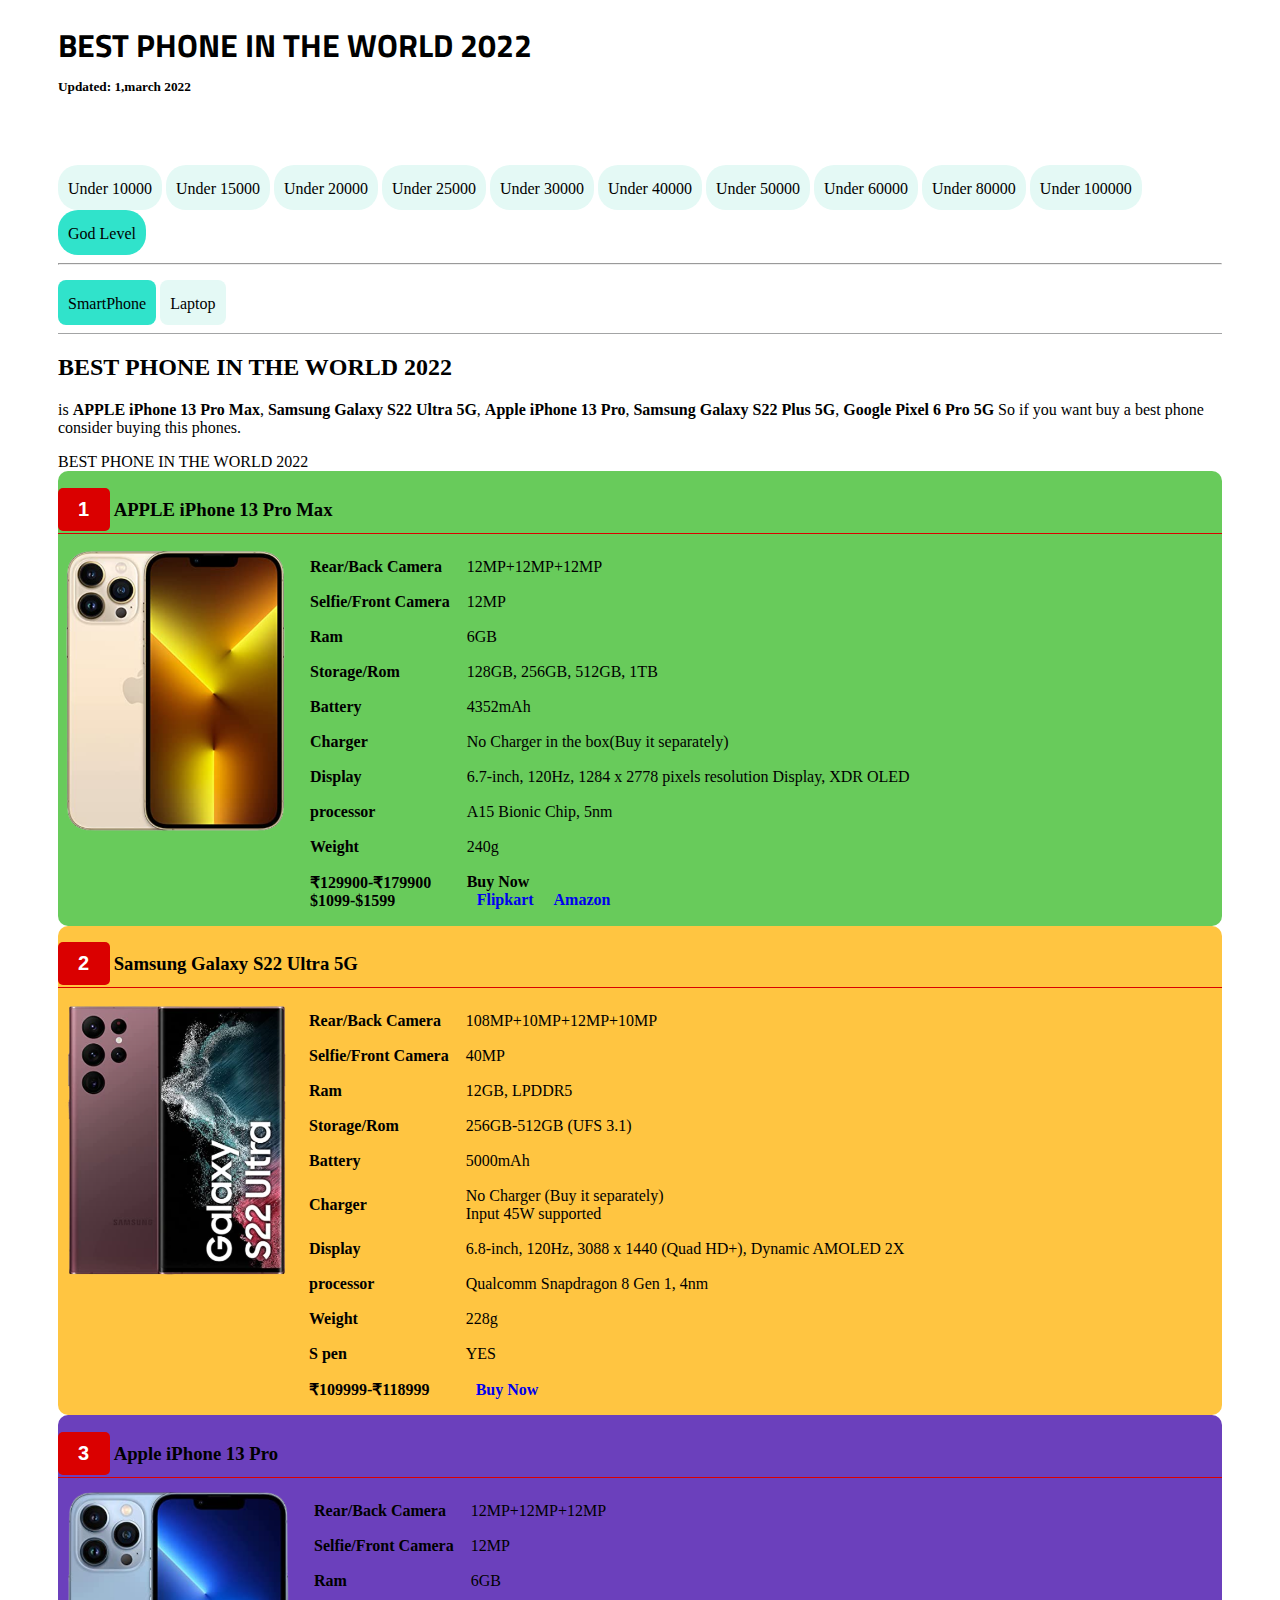
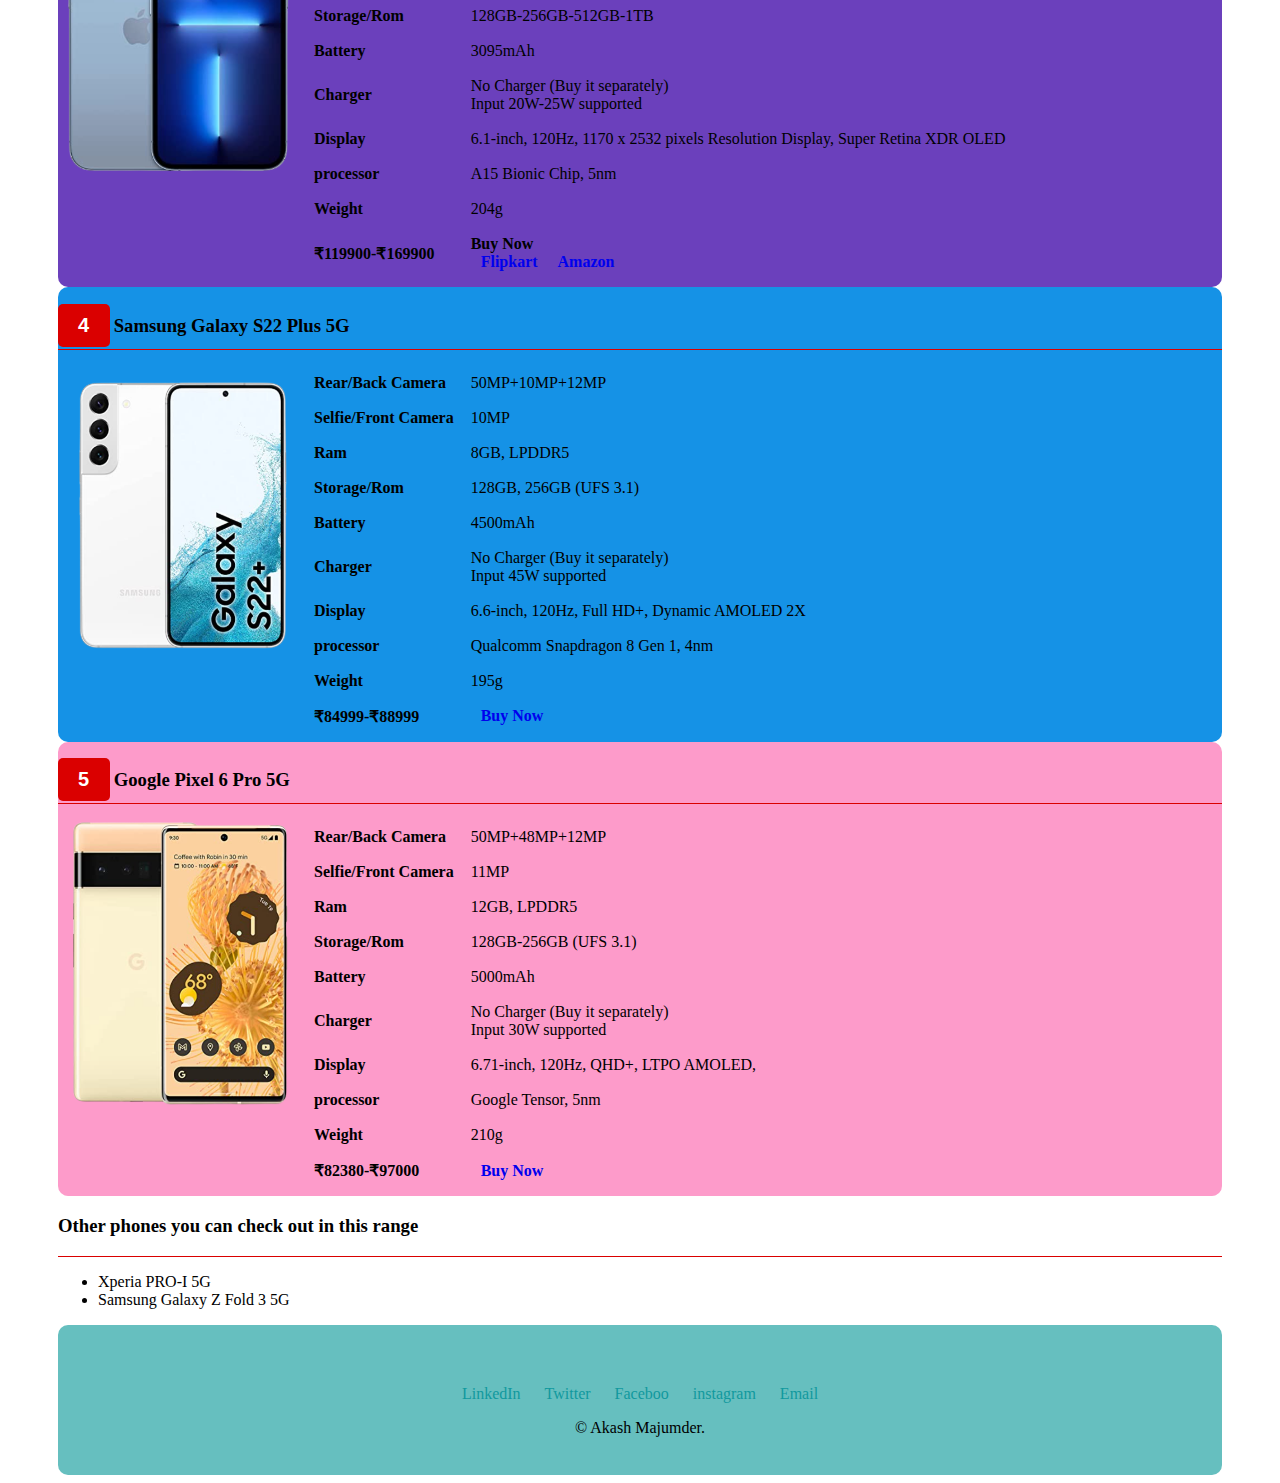
<file: phone-in-world.html>
<!DOCTYPE html>
<html lang="en" dir="ltr">
  <head>
    <meta charset="utf-8">
    <title>BEST PHONE IN THE WORLD 2022</title>
    <link rel="preconnect" href="https://fonts.googleapis.com">
    <link rel="preconnect" href="https://fonts.gstatic.com" crossorigin>
    <link href="https://fonts.googleapis.com/css2?family=Titillium+Web:wght@200;400&display=swap" rel="stylesheet">
  </head>
   <link rel="stylesheet" href="style-world.css">
  <body>
    <div class="main">
      <div>
        <h1>BEST PHONE IN THE WORLD 2022</h1>
        <h5 class="h5">Updated: 1,march 2022</h5>
<!menubarmenubarmenubarmenubarmenubarmenubarmenubarmenubarmenubarmenubarmenubar>
        <div class="upper-menu">
          <div>
            <div class="menu">
              <a href="phone-under-10000.html" class="decoration">Under 10000</a>
           </div>
           <div class="menu">
              <a href="phone-under-15000.html" class="decoration">Under 15000</a>
           </div>
           <div class="menu">
              <a href="phone-under-20000.html" class="decoration">Under 20000</a>
           </div>
           <div class="menu">
              <a href="phone-under-25000.html" class="decoration">Under 25000</a>
           </div>
           <div class="menu">
              <a href="phone-under-30000.html" class="decoration">Under 30000</a>
           </div>
           <div class="menu">
              <a href="phone-under-40000.html" class="decoration">Under 40000</a>
           </div>
           <div class="menu">
              <a href="phone-under-50000.html" class="decoration">Under 50000</a>
           </div>
           <div class="menu">
              <a href="phone-under-60000.html" class="decoration">Under 60000</a>
           </div>
           <div class="menu">
              <a href="phone-under-80000.html" class="decoration">Under 80000</a>
           </div>
           <div class="menu">
              <a href="phone-under-100000.html" class="decoration">Under 100000</a>
           </div>
           <div class="menu-world">
              <a>God Level</a><br>
          </div>
        </div>
          <hr>
          <div class="bttom-menu">
            <div class="buttom-menu-smartphone">
              <a class="phone">SmartPhone</a>
            </div>
            <div class="buttom-menu-laptop">
              <a href="laptop.html" class="decoration">Laptop</a>
            </div>
          </div>
        <hr class="hr1">
<!menubarmenubarmenubarmenubarmenubarmenubarmenubarmenubarmenubarmenubarmenubar>
      </div>
      <div>
        <p>
          <h2>BEST PHONE IN THE WORLD 2022</h2> is <strong>APPLE iPhone 13 Pro Max</strong>, <strong>Samsung Galaxy S22 Ultra 5G</strong>, <strong>Apple iPhone 13 Pro</strong>, <strong>Samsung Galaxy S22 Plus 5G</strong>, <strong> Google Pixel 6 Pro 5G</strong>
          So if you want buy a best phone consider buying this phones.
        </p>
        <p class="under">
          BEST PHONE IN THE WORLD 2022
        </p>
      </div>
      <div class="firstphone">
          <h2 class="btn">1</h2>
          <h3 class="h3-appleiphone13promax">APPLE iPhone 13 Pro Max</h3>
          <hr class="hr2">
          <div class="iqoo">
            <img class="appleiphone13promax-png"src="apple iphone 13 pro max.png" alt="APPLE iPhone 13 Pro Max .png">
          </div>
          <div>
            <table  cellspacing="15px">
              <tr>
                <td><strong>Rear/Back Camera</strong></td>
                <td>12MP+12MP+12MP</td>
              </tr>

              <tr>
                <td><strong>Selfie/Front Camera</strong></td>
                <td>12MP</td>
              </tr>
              <tr>
                <td><strong>Ram</strong></td>
                <td>6GB</td>
              </tr>
              <tr>
                <td><strong>Storage/Rom</strong></td>
                <td>128GB, 256GB, 512GB, 1TB</td>
              </tr>
              <tr>
                <td><strong>Battery</strong></td>
                <td>4352mAh</td>
              </tr>
              <tr>
                <td><Strong>Charger</strong></td>
                <td>No Charger in the box(Buy it separately)</td>
              </tr>
              <tr>
                <td><strong>Display</strong></td>
                <td>6.7-inch, 120Hz, 1284 x 2778 pixels resolution Display, XDR OLED</td>
              </tr>
              <tr>
                <td><strong>processor</strong></td>
                <td>A15 Bionic Chip, 5nm</td>
              </tr>
              <tr>
                <td><strong>Weight</strong></td>
                <td>240g</td>
              </tr>
              <tr>
                <td>
                  <strong>₹129900-₹179900</strong><br>
                  <strong>$1099-$1599</strong>
                </td>
                <td><div class="buy-flipkart-amazon"><strong>Buy Now</strong><br><a class="price" href="https://dl.flipkart.com/s/RM_8RENNNN"><strong>Flipkart</strong></a><a class="price" href=" https://www.amazon.in/dp/B09G9DBNNN/ref=cm_sw_r_apan_i_PASD4YTNNA02801NGPAG"><strong>Amazon</strong></a></div></td>
              </tr>
            </table>
          </div>
      </div>
      <!space11111111111111111111111111111111111111111111111111111111111111111111111111111111111111111111111>
      <div class="secondphone">
          <h2 class="btn">2</h2>
          <h3 class="h3-samsunggalaxys22ultra5g">Samsung Galaxy S22 Ultra 5G</h3>
          <hr class="hr2">
          <div class="iqoo">
            <img class="samsunggalaxys22ultra5g-png"src="samsung galaxy s22 ultra.png" alt="Samsung Galaxy S22 Ultra 5G.png">
          </div>
          <div>
            <table  cellspacing="15px">
              <tr>
                <td><strong>Rear/Back Camera</strong></td>
                <td>108MP+10MP+12MP+10MP</td>
              </tr>

              <tr>
                <td><strong>Selfie/Front Camera</strong></td>
                <td>40MP</td>
              </tr>
              <tr>
                <td><strong>Ram</strong></td>
                <td>12GB, LPDDR5</td>
              </tr>
              <tr>
                <td><strong>Storage/Rom</strong></td>
                <td>256GB-512GB (UFS 3.1)</td>
              </tr>
              <tr>
                <td><strong>Battery</strong></td>
                <td>5000mAh</td>
              </tr>
              <tr>
                <td><Strong>Charger</strong></td>
                <td>No Charger (Buy it separately)<br>Input 45W supported</td>
              </tr>
              <tr>
                <td><strong>Display</strong></td>
                <td>6.8-inch, 120Hz, 3088 x 1440 (Quad HD+), Dynamic AMOLED 2X</td>
              </tr>
              <tr>
                <td><strong>processor</strong></td>
                <td>Qualcomm Snapdragon 8 Gen 1, 4nm</td>
              </tr>
              <tr>
                <td><strong>Weight</strong></td>
                <td>228g</td>
              </tr>
              <tr>
                <td><strong>S pen</strong></td>
                <td>YES</td>
              </tr>
              <tr>
                <td><strong>₹109999-₹118999</strong></td>
                <td><a class="price" href="https://www.amazon.in/dp/B09SH994JW/ref=cm_sw_r_apan_i_4HJMXS3ENAX86JYPAT67"><strong>Buy Now</strong></a></td>
              </tr>
            </table>
          </div>
      </div>
      <!Space2222222222222222222222222222222222222222222222222222222222222222222222222222222222222222>
      <div class="thirdphone">
          <h2 class="btn">3</h2>
          <h3 class="h3-appleiphone13pro">Apple iPhone 13 Pro</h3>
          <hr class="hr2">
          <div class="iqoo">
            <img class="appleiphone13pro-png"src="apple iphone 13 pro.png" alt="Apple iPhone 13 Pro.png">
          </div>
          <div>
            <table  cellspacing="15px">
              <tr>
                <td><strong>Rear/Back Camera</strong></td>
                <td>12MP+12MP+12MP</td>
              </tr>

              <tr>
                <td><strong>Selfie/Front Camera</strong></td>
                <td>12MP</td>
              </tr>
              <tr>
                <td><strong>Ram</strong></td>
                <td>6GB</td>
              </tr>
              <tr>
                <td><strong>Storage/Rom</strong></td>
                <td>128GB-256GB-512GB-1TB</td>
              </tr>
              <tr>
                <td><strong>Battery</strong></td>
                <td>3095mAh</td>
              </tr>
              <tr>
                <td><Strong>Charger</strong></td>
                <td>No Charger (Buy it separately)<br>Input 20W-25W supported</td>
              </tr>
              <tr>
                <td><strong>Display</strong></td>
                <td>6.1-inch, 120Hz, 1170 x 2532 pixels Resolution Display, Super Retina XDR OLED</td>
              </tr>
              <tr>
                <td><strong>processor</strong></td>
                <td>A15 Bionic Chip, 5nm</td>
              </tr>
              <tr>
                <td><strong>Weight</strong></td>
                <td>204g</td>
              </tr>
              <tr>
                <td><strong>₹119900-₹169900</strong></td>
                <td><div class="buy-flipkart-amazon"><strong>Buy Now</strong><br><a class="price" href="https://dl.flipkart.com/s/hjTGHjuuuN"><strong>Flipkart</strong></a><a class="price" href="https://www.amazon.in/dp/B09G99YPQM/ref=cm_sw_r_apan_i_199XJH87JG1KQPY4F175"><strong>Amazon</strong></a></div></td>
              </tr>
            </table>
          </div>
      </div>
      <!space33333333333333333333333333333333333333333333333333333333333333333333333333333333>
      <div class="fourthphone">
          <h2 class="btn">4</h2>
          <h3 class="h3-samsunggalaxys22plus5g">Samsung Galaxy S22 Plus 5G</h3>
          <hr class="hr2">
          <div class="iqoo">
            <img class="samsunggalaxys22plus5g-png"src="samsung galaxy s22 plus 5g.png" alt="Samsung Galaxy S22 Plus 5G.png">
          </div>
          <div>
            <table  cellspacing="15px">
              <tr>
                <td><strong>Rear/Back Camera</strong></td>
                <td>50MP+10MP+12MP</td>
              </tr>

              <tr>
                <td><strong>Selfie/Front Camera</strong></td>
                <td>10MP</td>
              </tr>
              <tr>
                <td><strong>Ram</strong></td>
                <td>8GB, LPDDR5</td>
              </tr>
              <tr>
                <td><strong>Storage/Rom</strong></td>
                <td>128GB, 256GB (UFS 3.1)</td>
              </tr>
              <tr>
                <td><strong>Battery</strong></td>
                <td>4500mAh</td>
              </tr>
              <tr>
                <td><Strong>Charger</strong></td>
                <td>No Charger (Buy it separately)<br>Input 45W supported</td>
              </tr>
              <tr>
                <td><strong>Display</strong></td>
                <td>6.6-inch, 120Hz, Full HD+, Dynamic AMOLED 2X</td>
              </tr>
              <tr>
                <td><strong>processor</strong></td>
                <td>Qualcomm Snapdragon 8 Gen 1, 4nm</td>
              </tr>
              <tr>
                <td><strong>Weight</strong></td>
                <td>195g</td>
              </tr>
              <tr>
                <td><strong>₹84999-₹88999</strong></td>
                <td><a class="price" href="https://www.amazon.in/dp/B09SH9DVL3/ref=cm_sw_r_apan_i_GFH5Q0D4SJGFFPAMRFCP"><strong>Buy Now</strong></a></td>
              </tr>
            </table>
          </div>
      </div>
       <!space444444444444444444444444444444444444444444444444444444444444444444444444444444444444444444>
       <div class="fifthphone">
           <h2 class="btn">5</h2>
           <h3 class="h3-googlepixel6pro5g">Google Pixel 6 Pro 5G</h3>
           <hr class="hr2">
           <div class="iqoo">
             <img class="googlepixel6pro5g-png"src="google pixel 6 pro.png" alt="Google Pixel 6 Pro 5G.png">
           </div>
           <div>
             <table  cellspacing="15px">
               <tr>
                 <td><strong>Rear/Back Camera</strong></td>
                 <td>50MP+48MP+12MP</td>
               </tr>

               <tr>
                 <td><strong>Selfie/Front Camera</strong></td>
                 <td>11MP</td>
               </tr>
               <tr>
                 <td><strong>Ram</strong></td>
                 <td>12GB, LPDDR5</td>
               </tr>
               <tr>
                 <td><strong>Storage/Rom</strong></td>
                 <td>128GB-256GB (UFS 3.1)</td>
               </tr>
               <tr>
                 <td><strong>Battery</strong></td>
                 <td>5000mAh</td>
               </tr>
               <tr>
                 <td><Strong>Charger</strong></td>
                 <td>No Charger (Buy it separately)<br>Input 30W supported</td>
               </tr>
               <tr>
                 <td><strong>Display</strong></td>
                 <td>6.71-inch, 120Hz, QHD+, LTPO AMOLED,</td>
               </tr>
               <tr>
                 <td><strong>processor</strong></td>
                 <td>Google Tensor, 5nm</td>
               </tr>
               <tr>
                 <td><strong>Weight</strong></td>
                 <td>210g</td>
               </tr>
               <tr>
                 <td><strong>₹82380-₹97000</strong></td>
                 <td><a class="price" href=" https://www.amazon.in/dp/B09KNBCPZ6/ref=cm_sw_r_apan_i_BZE4SZ5PEZNESX0PYT1A"><strong>Buy Now</strong></a></td>
               </tr>
             </table>
           </div>
       </div>
       <!space5555555555555555555555555555555555555555555555555555555555555555555555555>
       <div class="other-phone">
         <h3 class="h3-other-phone">Other phones you can check out in this range</h3>
         <hr class="hr2">
         <ul class="ulist">
          <li>Xperia PRO-I 5G </li>
           <li>Samsung Galaxy Z Fold 3 5G</li>
         </ul>
       </div>
       <!space666666666666666666666666666666666666666666666666666666666666666666>
       <div class="bottom-container">
         <div class="footer">
           <a class="footer-link" href="https://www.linkedin.com/in/akash-majumder-68b151221/">LinkedIn</a>
           <a class="footer-link" href="https://twitter.com/RalphWa22790067">Twitter</a>
           <a class="footer-link" href="https://www.facebook.com/profile.php?id=100072996991416">Faceboo</a>
           <a class="footer-link" href="https://www.instagram.com/ralphwalker26/">instagram</a>
           <a class="footer-link" href="mailto:qgh2021@gmail.com">Email</a>
           <p>© Akash Majumder.</p>
         </div>
       </div>
    </div>
  </body>
</html>
</file>
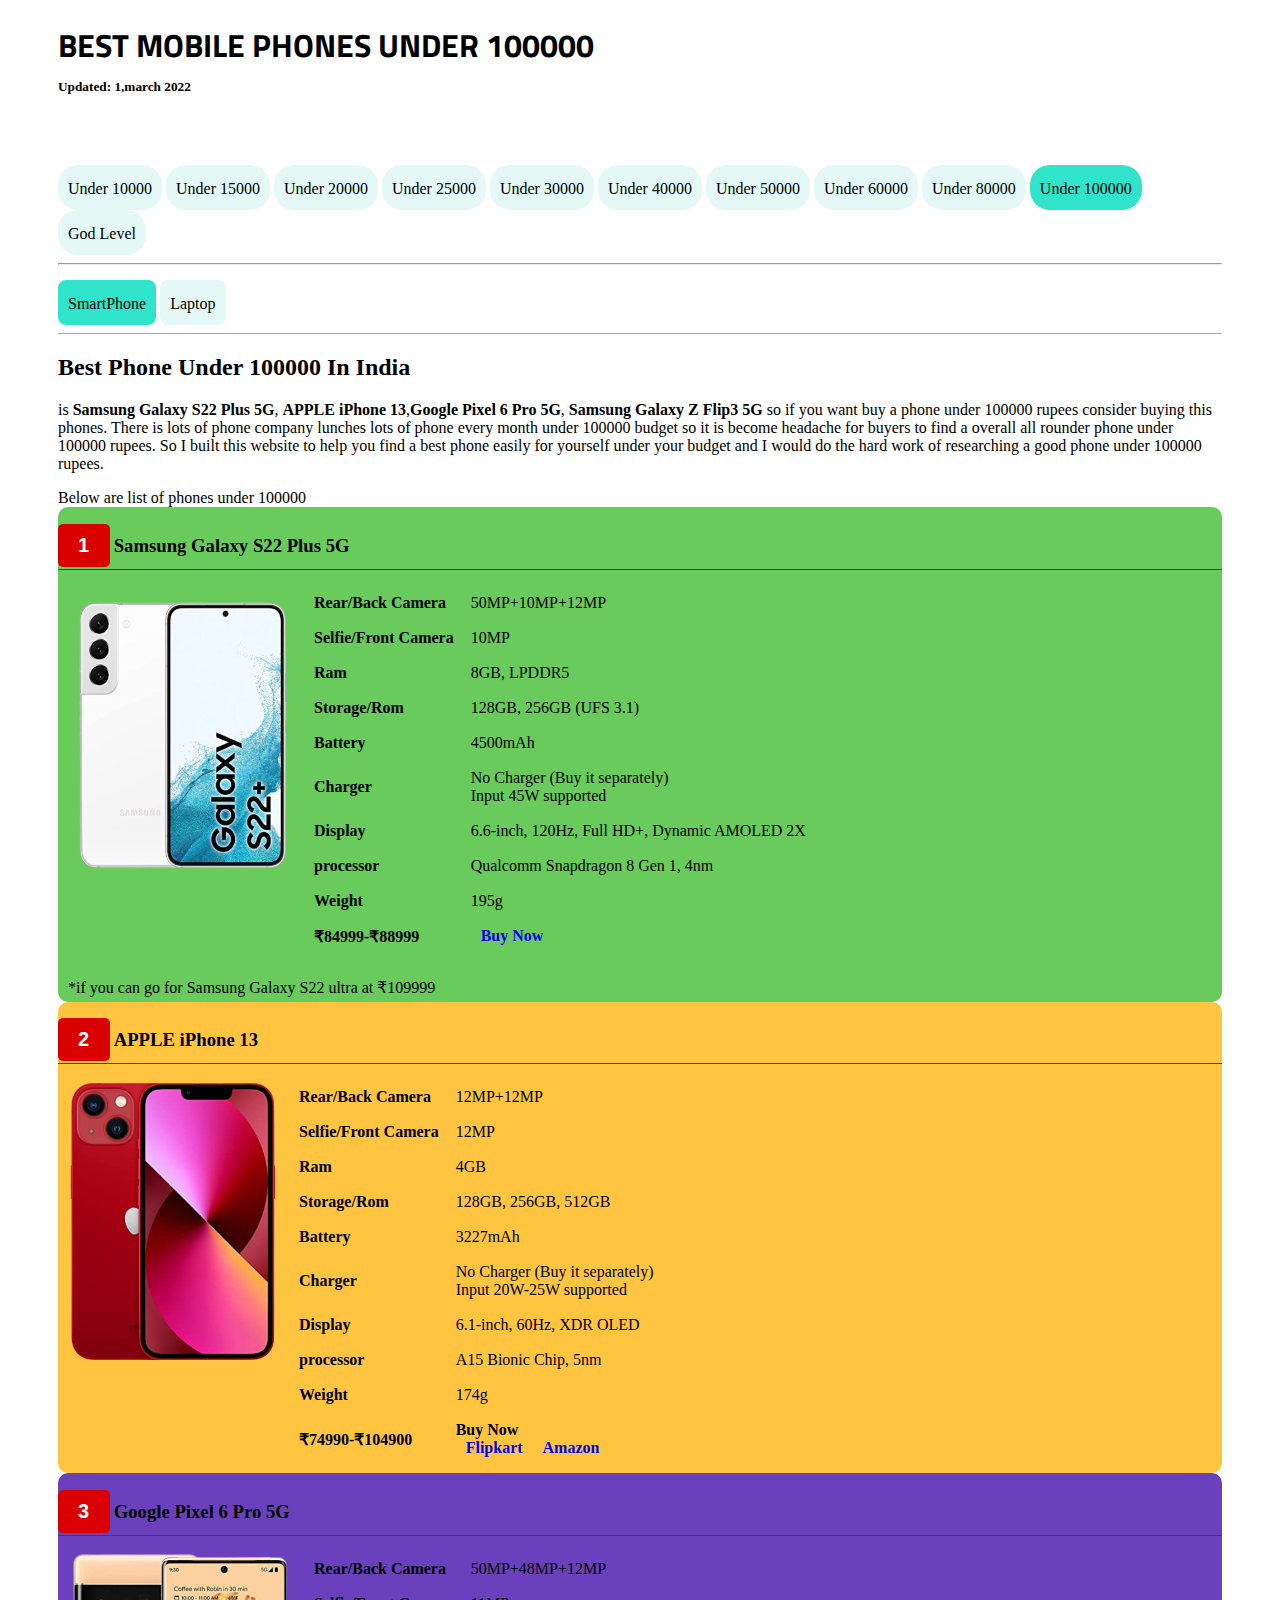
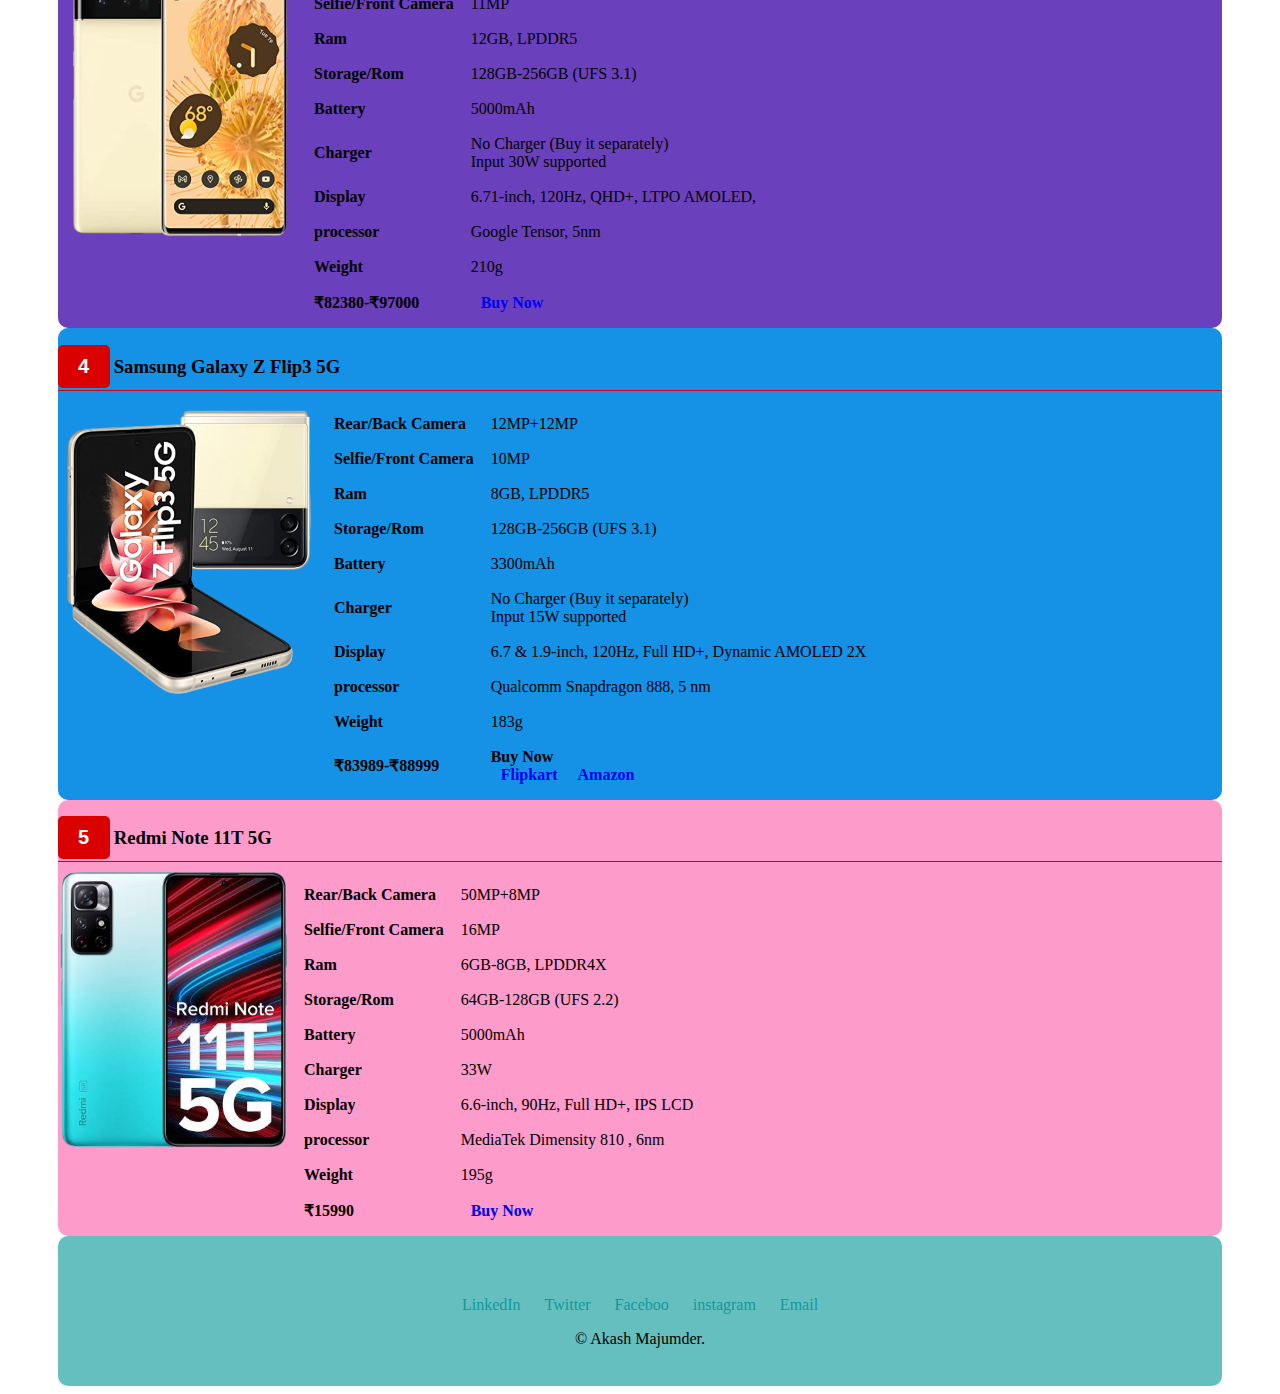
<file: phone-under-100000.html>
<!DOCTYPE html>
<html lang="en" dir="ltr">
  <head>
    <meta charset="utf-8">
    <title>Best Phone Under 100000 In India</title>
    <link rel="preconnect" href="https://fonts.googleapis.com">
    <link rel="preconnect" href="https://fonts.gstatic.com" crossorigin>
    <link href="https://fonts.googleapis.com/css2?family=Titillium+Web:wght@200;400&display=swap" rel="stylesheet">
  </head>
   <link rel="stylesheet" href="style-100000.css">
  <body>
    <div class="main">
      <div>
        <h1>BEST MOBILE PHONES UNDER 100000 </h1>
        <h5 class="h5">Updated: 1,march 2022</h5>
<!menubarmenubarmenubarmenubarmenubarmenubarmenubarmenubarmenubarmenubarmenubar>
        <div class="upper-menu">
          <div>
            <div class="menu">
              <a href="phone-under-10000.html" class="decoration">Under 10000</a>
           </div>
           <div class="menu">
              <a href="phone-under-15000.html" class="decoration">Under 15000</a>
           </div>
           <div class="menu">
              <a href="phone-under-20000.html" class="decoration">Under 20000</a>
           </div>
           <div class="menu">
              <a href="phone-under-25000.html" class="decoration">Under 25000</a>
           </div>
           <div class="menu">
              <a href="phone-under-30000.html" class="decoration">Under 30000</a>
           </div>
           <div class="menu">
              <a href="phone-under-40000.html" class="decoration">Under 40000</a>
           </div>
           <div class="menu">
              <a href="phone-under-50000.html" class="decoration">Under 50000</a>
           </div>
           <div class="menu">
              <a href="phone-under-60000.html" class="decoration">Under 60000</a>
           </div>
           <div class="menu">
              <a href="phone-under-80000.html" class="decoration">Under 80000</a>
           </div>
           <div class="menu-100000">
              <a>Under 100000</a>
           </div>
           <div class="menu">
              <a href="phone-in-world.html" class="decoration">God Level</a><br>
          </div>
        </div>
          <hr>
          <div class="bttom-menu">
            <div class="buttom-menu-smartphone">
              <a class="phone">SmartPhone</a>
            </div>
            <div class="buttom-menu-laptop">
              <a href="laptop.html" class="decoration">Laptop</a>
            </div>
          </div>
        <hr class="hr1">
<!menubarmenubarmenubarmenubarmenubarmenubarmenubarmenubarmenubarmenubarmenubar>
      </div>
      <div>
        <p>
          <h2>Best Phone Under 100000 In India</h2> is <strong>Samsung Galaxy S22 Plus 5G</strong>, <strong>APPLE iPhone 13</strong>,<strong>Google Pixel 6 Pro 5G</strong>, <strong>Samsung Galaxy Z Flip3 5G</strong>
           so if you want buy a phone under 100000 rupees consider buying this phones. There is lots of phone company lunches lots of phone every month under 100000 budget so it is become headache for buyers to find a
          overall all rounder phone under 100000 rupees. So I built this website to help you find a best phone easily for yourself under your budget and I would do the hard work of researching a good phone
          under 100000 rupees.
        </p>
        <p class="under">
          Below are list of phones under 100000
        </p>
      </div>
      <div class="firstphone">
          <h2 class="btn">1</h2>
          <h3 class="h3-samsunggalaxys22plus5g">Samsung Galaxy S22 Plus 5G</h3>
          <hr class="hr2">
          <div class="iqoo">
            <img class="samsunggalaxys22plus5g-png"src="samsung galaxy s22 plus 5g.png" alt="Samsung Galaxy S22 Plus 5G.png">
          </div>
          <div>
            <table  cellspacing="15px">
              <tr>
                <td><strong>Rear/Back Camera</strong></td>
                <td>50MP+10MP+12MP</td>
              </tr>

              <tr>
                <td><strong>Selfie/Front Camera</strong></td>
                <td>10MP</td>
              </tr>
              <tr>
                <td><strong>Ram</strong></td>
                <td>8GB, LPDDR5</td>
              </tr>
              <tr>
                <td><strong>Storage/Rom</strong></td>
                <td>128GB, 256GB (UFS 3.1)</td>
              </tr>
              <tr>
                <td><strong>Battery</strong></td>
                <td>4500mAh</td>
              </tr>
              <tr>
                <td><Strong>Charger</strong></td>
                <td>No Charger (Buy it separately)<br>Input 45W supported</td>
              </tr>
              <tr>
                <td><strong>Display</strong></td>
                <td>6.6-inch, 120Hz, Full HD+, Dynamic AMOLED 2X</td>
              </tr>
              <tr>
                <td><strong>processor</strong></td>
                <td>Qualcomm Snapdragon 8 Gen 1, 4nm</td>
              </tr>
              <tr>
                <td><strong>Weight</strong></td>
                <td>195g</td>
              </tr>
              <tr>
                <td><strong>₹84999-₹88999</strong></td>
                <td><a class="price" href=" https://www.amazon.in/dp/B09SH9DVL3/ref=cm_sw_r_apan_i_GFH5Q0D4SJGFFPAMRFCP"><strong>Buy Now</strong></a></td>
              </tr>
            </table>
            <p class="s22plus">*if you can go for Samsung Galaxy S22 ultra at ₹109999</p>
          </div>
      </div>
      <!space11111111111111111111111111111111111111111111111111111111111111111111111111111111111111111111111>
      <div class="secondphone">
          <h2 class="btn">2</h2>
          <h3 class="h3-appleiphone13">APPLE iPhone 13 </h3>
          <hr class="hr2">
          <div class="iqoo">
            <img class="appleiphone13-png"src="apple iphone 13.png" alt="APPLE iPhone 13 .png">
          </div>
          <div>
            <table  cellspacing="15px">
              <tr>
                <td><strong>Rear/Back Camera</strong></td>
                <td>12MP+12MP</td>
              </tr>

              <tr>
                <td><strong>Selfie/Front Camera</strong></td>
                <td>12MP</td>
              </tr>
              <tr>
                <td><strong>Ram</strong></td>
                <td>4GB</td>
              </tr>
              <tr>
                <td><strong>Storage/Rom</strong></td>
                <td>128GB, 256GB, 512GB</td>
              </tr>
              <tr>
                <td><strong>Battery</strong></td>
                <td>3227mAh</td>
              </tr>
              <tr>
                <td><Strong>Charger</strong></td>
                <td>No Charger (Buy it separately)<br>Input 20W-25W supported</td>
              </tr>
              <tr>
                <td><strong>Display</strong></td>
                <td>6.1-inch, 60Hz, XDR OLED</td>
              </tr>
              <tr>
                <td><strong>processor</strong></td>
                <td>A15 Bionic Chip, 5nm</td>
              </tr>
              <tr>
                <td><strong>Weight</strong></td>
                <td>174g</td>
              </tr>
              <tr>
                <td><strong>₹74990-₹104900</strong></td>
                <td><div class="buy-flipkart-amazon"><strong>Buy Now</strong><br><a class="price" href="https://dl.flipkart.com/s/RqSXqFNNNN"><strong>Flipkart</strong></a><a class="price" href="https://www.amazon.in/dp/B09G99CW2N/ref=cm_sw_r_apan_i_CX399T7PJEKCSQQVRENG"><strong>Amazon</strong></a></div></td>
              </tr>
            </table>
          </div>
      </div>
      <!Space2222222222222222222222222222222222222222222222222222222222222222222222222222222222222222>
      <div class="thirdphone">
          <h2 class="btn">3</h2>
          <h3 class="h3-googlepixel6pro5g">Google Pixel 6 Pro 5G</h3>
          <hr class="hr2">
          <div class="iqoo">
            <img class="googlepixel6pro5g-png"src="google pixel 6 pro.png" alt="Google Pixel 6 Pro 5G.png">
          </div>
          <div>
            <table  cellspacing="15px">
              <tr>
                <td><strong>Rear/Back Camera</strong></td>
                <td>50MP+48MP+12MP</td>
              </tr>

              <tr>
                <td><strong>Selfie/Front Camera</strong></td>
                <td>11MP</td>
              </tr>
              <tr>
                <td><strong>Ram</strong></td>
                <td>12GB, LPDDR5</td>
              </tr>
              <tr>
                <td><strong>Storage/Rom</strong></td>
                <td>128GB-256GB (UFS 3.1)</td>
              </tr>
              <tr>
                <td><strong>Battery</strong></td>
                <td>5000mAh</td>
              </tr>
              <tr>
                <td><Strong>Charger</strong></td>
                <td>No Charger (Buy it separately)<br>Input 30W supported</td>
              </tr>
              <tr>
                <td><strong>Display</strong></td>
                <td>6.71-inch, 120Hz, QHD+, LTPO AMOLED,</td>
              </tr>
              <tr>
                <td><strong>processor</strong></td>
                <td>Google Tensor, 5nm</td>
              </tr>
              <tr>
                <td><strong>Weight</strong></td>
                <td>210g</td>
              </tr>
              <tr>
                <td><strong>₹82380-₹97000</strong></td>
                <td><a class="price" href=" https://www.amazon.in/dp/B09KNBCPZ6/ref=cm_sw_r_apan_i_BZE4SZ5PEZNESX0PYT1A"><strong>Buy Now</strong></a></td>
              </tr>
            </table>
          </div>
      </div>
      <!space33333333333333333333333333333333333333333333333333333333333333333333333333333333>
      <div class="fourthphone">
          <h2 class="btn">4</h2>
          <h3 class="h3-samsunggalaxyzflip35g">Samsung Galaxy Z Flip3 5G </h3>
          <hr class="hr2">
          <div class="iqoo">
            <img class="samsunggalaxyzflip35g-png"src="samsung galaxy z flip 3 5g.png" alt="Samsung Galaxy Z Flip3 5G .png">
          </div>
          <div>
            <table  cellspacing="15px">
              <tr>
                <td><strong>Rear/Back Camera</strong></td>
                <td>12MP+12MP</td>
              </tr>

              <tr>
                <td><strong>Selfie/Front Camera</strong></td>
                <td>10MP</td>
              </tr>
              <tr>
                <td><strong>Ram</strong></td>
                <td>8GB, LPDDR5</td>
              </tr>
              <tr>
                <td><strong>Storage/Rom</strong></td>
                <td>128GB-256GB (UFS 3.1)</td>
              </tr>
              <tr>
                <td><strong>Battery</strong></td>
                <td>3300mAh</td>
              </tr>
              <tr>
                <td><Strong>Charger</strong></td>
                <td>No Charger (Buy it separately)<br>Input 15W supported</td>
              </tr>
              <tr>
                <td><strong>Display</strong></td>
                <td>6.7 & 1.9-inch, 120Hz, Full HD+, Dynamic AMOLED 2X</td>
              </tr>
              <tr>
                <td><strong>processor</strong></td>
                <td>Qualcomm Snapdragon 888, 5 nm</td>
              </tr>
              <tr>
                <td><strong>Weight</strong></td>
                <td>183g</td>
              </tr>
              <tr>
                <td><strong>₹83989-₹88999</strong></td>
                <td><div class="buy-flipkart-amazon"><strong>Buy Now</strong><br><a class="price" href="https://dl.flipkart.com/s/hstSgBuuuN"><strong>Flipkart</strong></a><a class="price" href="https://www.amazon.in/dp/B09CQ2TPDQ/ref=cm_sw_r_apan_i_BA9RCD7SXA44KPAYCRNH"><strong>Amazon</strong></a></div></td>
              </tr>
            </table>
          </div>
      </div>
       <!space444444444444444444444444444444444444444444444444444444444444444444444444444444444444444444>
       <div class="fifthphone">
           <h2 class="btn">5</h2>
           <h3 class="h3-redminote11t5g">Redmi Note 11T 5G</h3>
           <hr class="hr2">
           <div class="iqoo">
             <img class="redminote11t5g-png"src="redmi note 11t 5g.png" alt="Redmi Note 11t 5G.png">
           </div>
           <div>
             <table  cellspacing="15px">
               <tr>
                 <td><strong>Rear/Back Camera</strong></td>
                 <td>50MP+8MP</td>
               </tr>

               <tr>
                 <td><strong>Selfie/Front Camera</strong></td>
                 <td>16MP</td>
               </tr>
               <tr>
                 <td><strong>Ram</strong></td>
                 <td>6GB-8GB, LPDDR4X</td>
               </tr>
               <tr>
                 <td><strong>Storage/Rom</strong></td>
                 <td>64GB-128GB (UFS 2.2)</td>
               </tr>
               <tr>
                 <td><strong>Battery</strong></td>
                 <td>5000mAh</td>
               </tr>
               <tr>
                 <td><Strong>Charger</strong></td>
                 <td>33W</td>
               </tr>
               <tr>
                 <td><strong>Display</strong></td>
                 <td>6.6-inch, 90Hz, Full HD+, IPS LCD</td>
               </tr>
               <tr>
                 <td><strong>processor</strong></td>
                 <td>MediaTek Dimensity 810 , 6nm</td>
               </tr>
               <tr>
                 <td><strong>Weight</strong></td>
                 <td>195g</td>
               </tr>
               <tr>
                 <td><strong>₹15990</strong></td>
                 <td><a class="price" href="#"><strong>Buy Now</strong></a></td>
               </tr>
             </table>
           </div>
       </div>
       <!space5555555555555555555555555555555555555555555555555555555555555555555555555>
       <div class="bottom-container">
         <div class="footer">
           <a class="footer-link" href="https://www.linkedin.com/in/akash-majumder-68b151221/">LinkedIn</a>
           <a class="footer-link" href="https://twitter.com/RalphWa22790067">Twitter</a>
           <a class="footer-link" href="https://www.facebook.com/profile.php?id=100072996991416">Faceboo</a>
           <a class="footer-link" href="https://www.instagram.com/ralphwalker26/">instagram</a>
           <a class="footer-link" href="mailto:qgh2021@gmail.com">Email</a>
           <p>© Akash Majumder.</p>
         </div>
       </div>
    </div>
  </body>
</html>
</file>
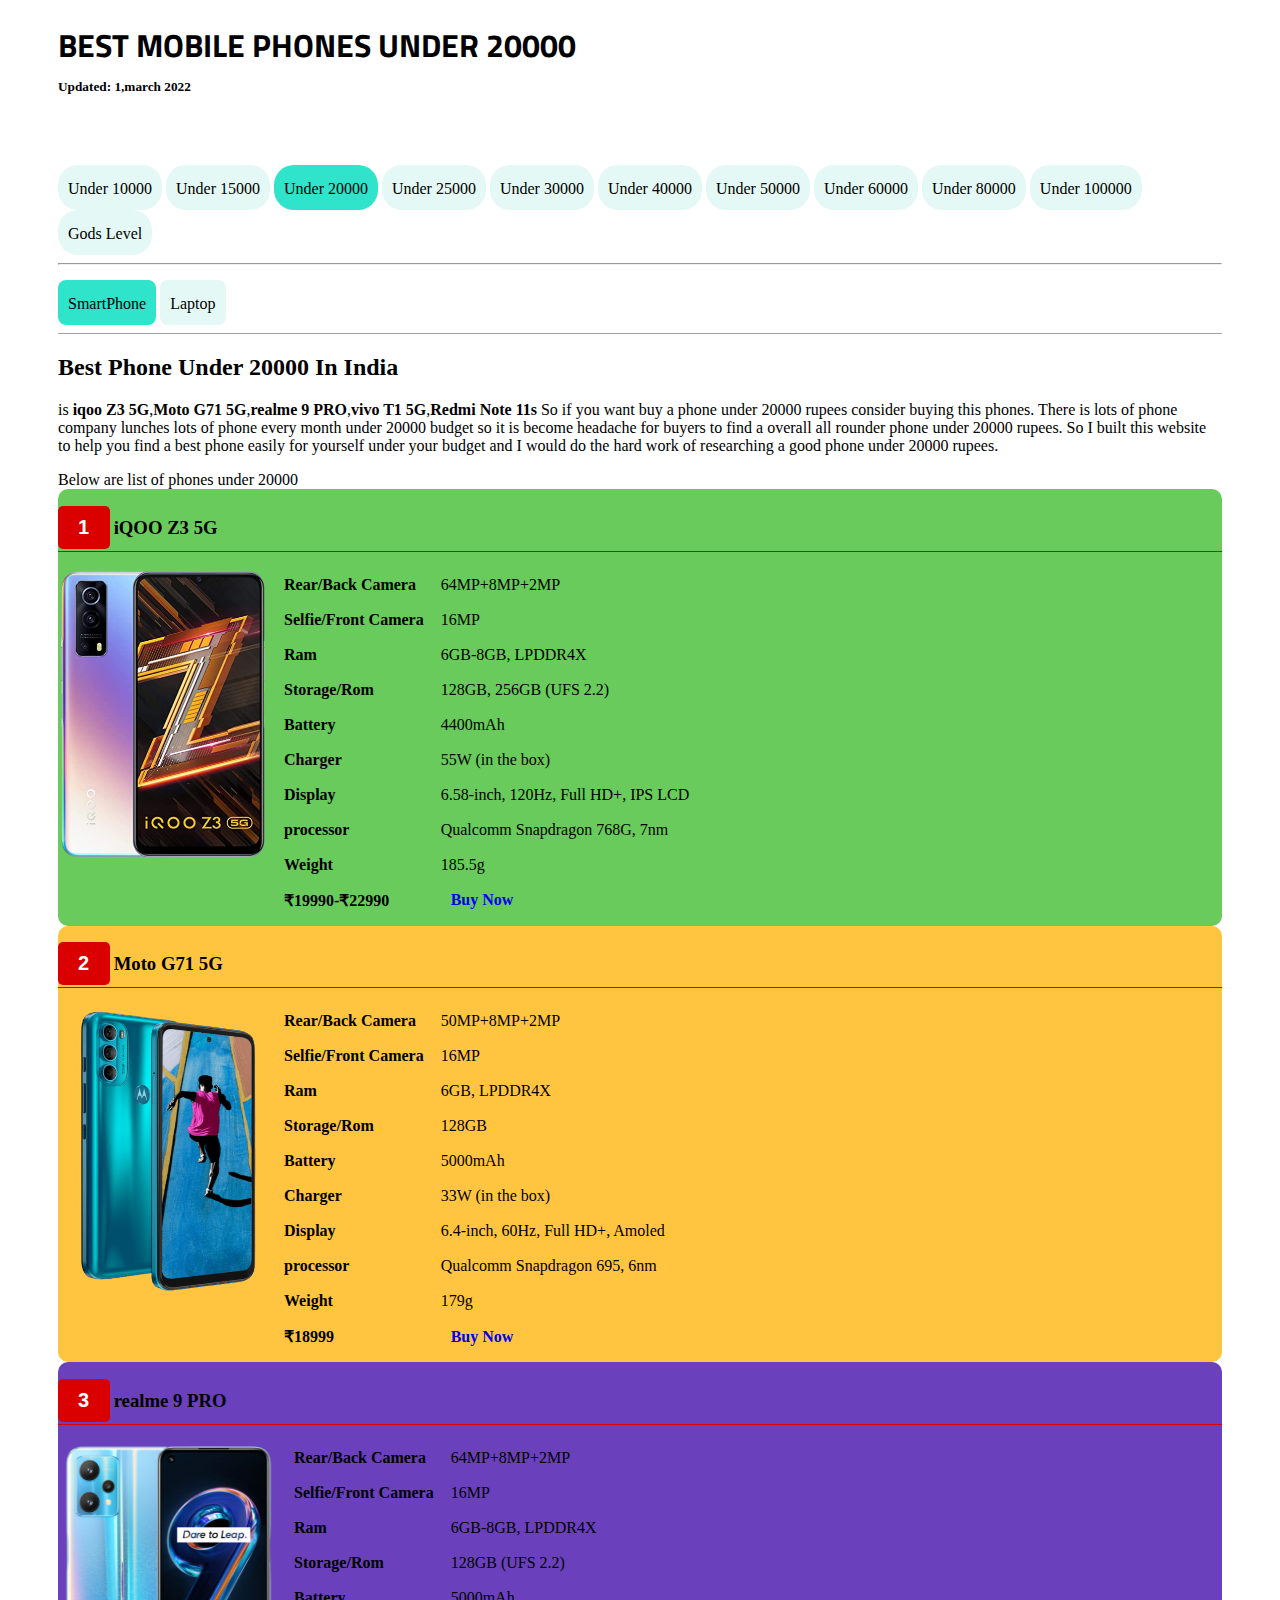
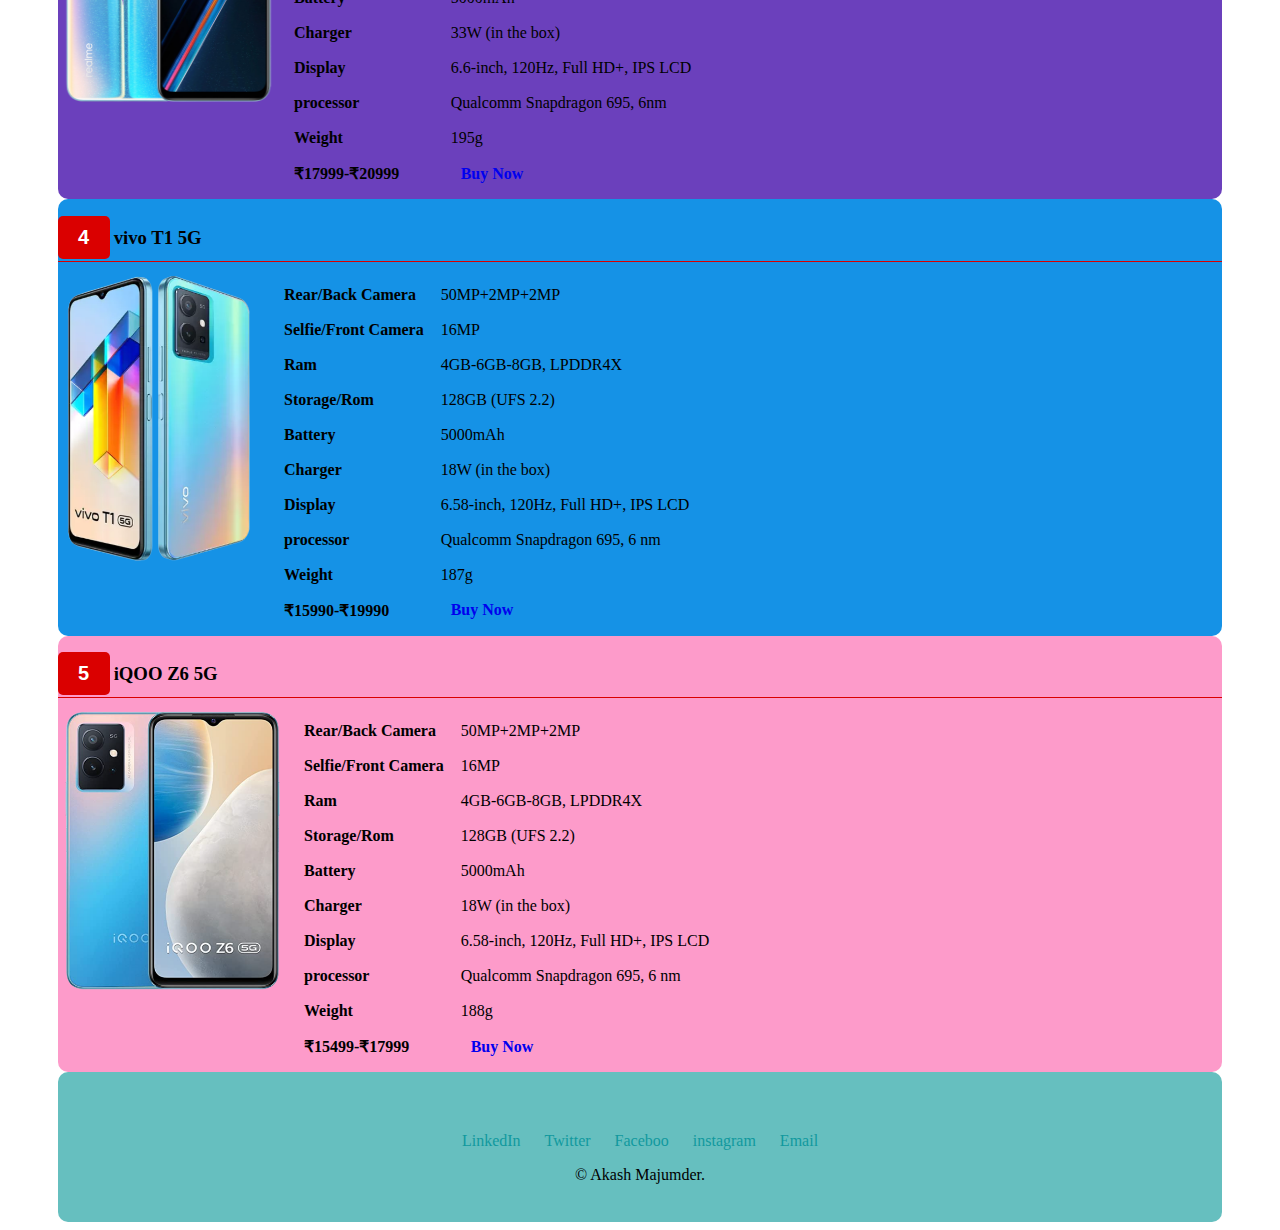
<file: phone-under-20000.html>
<!DOCTYPE html>
<html lang="en" dir="ltr">
  <head>
    <meta charset="utf-8">
    <title>Best Phone Under 20000 In India</title>
    <link rel="preconnect" href="https://fonts.googleapis.com">
    <link rel="preconnect" href="https://fonts.gstatic.com" crossorigin>
    <link href="https://fonts.googleapis.com/css2?family=Titillium+Web:wght@200;400&display=swap" rel="stylesheet">
  </head>
   <link rel="stylesheet" href="style-20000.css">
  <body>
    <div class="main">
      <div>
        <h1>BEST MOBILE PHONES UNDER 20000 </h1>
        <h5 class="h5">Updated: 1,march 2022</h5>
<!menubarmenubarmenubarmenubarmenubarmenubarmenubarmenubarmenubarmenubarmenubar>
        <div class="upper-menu">
          <div>
            <div class="menu">
              <a href="phone-under-10000.html" class="decoration">Under 10000</a>
           </div>
           <div class="menu">
              <a href="phone-under-15000.html" class="decoration">Under 15000</a>
           </div>
           <div class="menu-20000">
              <a>Under 20000</a>
           </div>
           <div class="menu">
              <a href="phone-under-25000.html" class="decoration">Under 25000</a>
           </div>
           <div class="menu">
              <a href="phone-under-30000.html" class="decoration">Under 30000</a>
           </div>
           <div class="menu">
              <a href="phone-under-40000.html" class="decoration">Under 40000</a>
           </div>
           <div class="menu">
              <a href="phone-under-50000.html" class="decoration">Under 50000</a>
           </div>
           <div class="menu">
              <a href="phone-under-60000.html" class="decoration">Under 60000</a>
           </div>
           <div class="menu">
              <a href="phone-under-80000.html" class="decoration">Under 80000</a>
           </div>
           <div class="menu">
              <a href="phone-under-100000.html" class="decoration">Under 100000</a>
           </div>
           <div class="menu">
              <a href="phone-in-world.html" class="decoration">Gods Level</a><br>
          </div>
        </div>
          <hr>
          <div class="bttom-menu">
            <div class="buttom-menu-smartphone">
              <a class="phone">SmartPhone</a>
            </div>
            <div class="buttom-menu-laptop">
              <a href="laptop.html" class="decoration">Laptop</a>
            </div>
          </div>
        <hr class="hr1">
<!menubarmenubarmenubarmenubarmenubarmenubarmenubarmenubarmenubarmenubarmenubar>
      </div>
      <div>
        <p>
          <h2>Best Phone Under 20000 In India</h2> is <strong>iqoo Z3 5G</strong>,<strong>Moto G71 5G</strong>,<strong>realme 9 PRO</strong>,<strong>vivo T1 5G</strong>,<strong>Redmi Note 11s</strong>
          So if you want buy a phone under 20000 rupees consider buying this phones. There is lots of phone company lunches lots of phone every month under 20000 budget so it is become headache for buyers to find a
          overall all rounder phone under 20000 rupees. So I built this website to help you find a best phone easily for yourself under your budget and I would do the hard work of researching a good phone
          under 20000 rupees.
        </p>
        <p class="under">
          Below are list of phones under 20000
        </p>
      </div>
      <div class="firstphone">
          <h2 class="btn">1</h2>
          <h3 class="h3-1">iQOO Z3 5G</h3>
          <hr class="hr2">
          <div class="iqoo">
            <img class="iqoo-png"src="iqoo-z3.png" alt="iQOO Z3.png">
          </div>
          <div>
            <table  cellspacing="15px">
              <tr>
                <td><strong>Rear/Back Camera</strong></td>
                <td>64MP+8MP+2MP</td>
              </tr>

              <tr>
                <td><strong>Selfie/Front Camera</strong></td>
                <td>16MP</td>
              </tr>
              <tr>
                <td><strong>Ram</strong></td>
                <td>6GB-8GB, LPDDR4X</td>
              </tr>
              <tr>
                <td><strong>Storage/Rom</strong></td>
                <td>128GB, 256GB (UFS 2.2)</td>
              </tr>
              <tr>
                <td><strong>Battery</strong></td>
                <td>4400mAh</td>
              </tr>
              <tr>
                <td><Strong>Charger</strong></td>
                <td>55W (in the box)</td>
              </tr>
              <tr>
                <td><strong>Display</strong></td>
                <td>6.58-inch, 120Hz, Full HD+, IPS LCD </td>
              </tr>
              <tr>
                <td><strong>processor</strong></td>
                <td>Qualcomm Snapdragon 768G, 7nm</td>
              </tr>
              <tr>
                <td><strong>Weight</strong></td>
                <td>185.5g</td>
              </tr>
              <tr>
                <td><strong>₹19990-₹22990</strong></td>
                <td><a class="price" href="https://www.amazon.in/dp/B07WJTMPPP/ref=cm_sw_r_apan_i_DY81XGACNM9BK7535A2Q"><strong>Buy Now</strong></a></td>
              </tr>
            </table>
          </div>
      </div>
      <!space11111111111111111111111111111111111111111111111111111111111111111111111111111111111111111111111>
      <div class="secondphone">
          <h2 class="btn">2</h2>
          <h3 class="h3-moto">Moto G71 5G</h3>
          <hr class="hr2">
          <div class="iqoo">
            <img class="moto-png"src="moto G71 5g.png" alt="Moto G71 5G.png">
          </div>
          <div>
            <table  cellspacing="15px">
              <tr>
                <td><strong>Rear/Back Camera</strong></td>
                <td>50MP+8MP+2MP</td>
              </tr>

              <tr>
                <td><strong>Selfie/Front Camera</strong></td>
                <td>16MP</td>
              </tr>
              <tr>
                <td><strong>Ram</strong></td>
                <td>6GB, LPDDR4X</td>
              </tr>
              <tr>
                <td><strong>Storage/Rom</strong></td>
                <td>128GB</td>
              </tr>
              <tr>
                <td><strong>Battery</strong></td>
                <td>5000mAh</td>
              </tr>
              <tr>
                <td><Strong>Charger</strong></td>
                <td>33W (in the box)</td>
              </tr>
              <tr>
                <td><strong>Display</strong></td>
                <td>6.4-inch, 60Hz, Full HD+, Amoled</td>
              </tr>
              <tr>
                <td><strong>processor</strong></td>
                <td>Qualcomm Snapdragon 695, 6nm</td>
              </tr>
              <tr>
                <td><strong>Weight</strong></td>
                <td>179g</td>
              </tr>
              <tr>
                <td><strong>₹18999</strong></td>
                <td><a class="price" href="https://dl.flipkart.com/dl/moto-g71-5g-arctic-blue-128-gb/p/itm725289299f711?pid=MOBG6FWDJKXCTBV4&cmpid=product.share.pp&_refId=PP.6ad23da9-c05e-45f4-ba02-402f3db6d5b0.MOBG6FWDJKXCTBV4&_appId=CL"><strong>Buy Now</strong></a></td>
              </tr>
            </table>
          </div>
      </div>
      <!Space2222222222222222222222222222222222222222222222222222222222222222222222222222222222222222>
      <div class="thirdphone">
          <h2 class="btn">3</h2>
          <h3 class="h3-realme9pro">realme 9 PRO</h3>
          <hr class="hr2">
          <div class="iqoo">
            <img class="realme9pro-png"src="realme 9 pro.png" alt="relame 9 PRO.png">
          </div>
          <div>
            <table  cellspacing="15px">
              <tr>
                <td><strong>Rear/Back Camera</strong></td>
                <td>64MP+8MP+2MP</td>
              </tr>

              <tr>
                <td><strong>Selfie/Front Camera</strong></td>
                <td>16MP</td>
              </tr>
              <tr>
                <td><strong>Ram</strong></td>
                <td>6GB-8GB, LPDDR4X</td>
              </tr>
              <tr>
                <td><strong>Storage/Rom</strong></td>
                <td>128GB (UFS 2.2)</td>
              </tr>
              <tr>
                <td><strong>Battery</strong></td>
                <td>5000mAh</td>
              </tr>
              <tr>
                <td><Strong>Charger</strong></td>
                <td>33W (in the box)</td>
              </tr>
              <tr>
                <td><strong>Display</strong></td>
                <td>6.6-inch, 120Hz, Full HD+, IPS LCD</td>
              </tr>
              <tr>
                <td><strong>processor</strong></td>
                <td>Qualcomm Snapdragon 695, 6nm</td>
              </tr>
              <tr>
                <td><strong>Weight</strong></td>
                <td>195g</td>
              </tr>
              <tr>
                <td><strong>₹17999-₹20999</strong></td>
                <td><a class="price" href="https://dl.flipkart.com/s/eL6OdkNNNN"><strong>Buy Now</strong></a></td>
              </tr>
            </table>
          </div>
      </div>
      <!space33333333333333333333333333333333333333333333333333333333333333333333333333333333>
      <div class="fourthphone">
          <h2 class="btn">4</h2>
          <h3 class="h3-vivot15g">vivo T1 5G</h3>
          <hr class="hr2">
          <div class="iqoo">
            <img class="vivot15g-png"src="vivo T1 5G.png" alt="vivo T1 5G.png">
          </div>
          <div>
            <table  cellspacing="15px">
              <tr>
                <td><strong>Rear/Back Camera</strong></td>
                <td>50MP+2MP+2MP</td>
              </tr>

              <tr>
                <td><strong>Selfie/Front Camera</strong></td>
                <td>16MP</td>
              </tr>
              <tr>
                <td><strong>Ram</strong></td>
                <td>4GB-6GB-8GB, LPDDR4X</td>
              </tr>
              <tr>
                <td><strong>Storage/Rom</strong></td>
                <td>128GB (UFS 2.2)</td>
              </tr>
              <tr>
                <td><strong>Battery</strong></td>
                <td>5000mAh</td>
              </tr>
              <tr>
                <td><Strong>Charger</strong></td>
                <td>18W (in the box)</td>
              </tr>
              <tr>
                <td><strong>Display</strong></td>
                <td>6.58-inch, 120Hz, Full HD+, IPS LCD </td>
              </tr>
              <tr>
                <td><strong>processor</strong></td>
                <td>Qualcomm Snapdragon 695, 6 nm</td>
              </tr>
              <tr>
                <td><strong>Weight</strong></td>
                <td>187g</td>
              </tr>
              <tr>
                <td><strong>₹15990-₹19990</strong></td>
                <td><a class="price" href="https://dl.flipkart.com/s/52JAUruuuN"><strong>Buy Now</strong></a></td>
              </tr>
            </table>
          </div>
      </div>
       <!space444444444444444444444444444444444444444444444444444444444444444444444444444444444444444444>
       <div class="fifthphone">
           <h2 class="btn">5</h2>
           <h3 class="h3-iqooz65g">iQOO Z6 5G </h3>
           <hr class="hr2">
           <div class="iqoo">
             <img class="iqooz65g-png"src="iqoo z6 5g.png" alt="iQOO Z6 5G .png">
           </div>
           <div>
             <table  cellspacing="15px">
               <tr>
                 <td><strong>Rear/Back Camera</strong></td>
                 <td>50MP+2MP+2MP</td>
               </tr>

               <tr>
                 <td><strong>Selfie/Front Camera</strong></td>
                 <td>16MP</td>
               </tr>
               <tr>
                 <td><strong>Ram</strong></td>
                 <td>4GB-6GB-8GB, LPDDR4X</td>
               </tr>
               <tr>
                 <td><strong>Storage/Rom</strong></td>
                 <td>128GB (UFS 2.2)</td>
               </tr>
               <tr>
                 <td><strong>Battery</strong></td>
                 <td>5000mAh</td>
               </tr>
               <tr>
                 <td><Strong>Charger</strong></td>
                 <td>18W (in the box)</td>
               </tr>
               <tr>
                 <td><strong>Display</strong></td>
                 <td>6.58-inch, 120Hz, Full HD+, IPS LCD</td>
               </tr>
               <tr>
                 <td><strong>processor</strong></td>
                 <td>Qualcomm Snapdragon 695, 6 nm</td>
               </tr>
               <tr>
                 <td><strong>Weight</strong></td>
                 <td>188g</td>
               </tr>
               <tr>
                 <td><strong>₹15499-₹17999</strong></td>
                 <td><a class="price" href="https://www.amazon.in/dp/B07WGPKK2P/ref=cm_sw_r_apan_i_dl_BBYYPSTC30EC8JJGB2W5?_encoding=UTF8&psc=1"><strong>Buy Now</strong></a></td>
               </tr>
             </table>
           </div>
       </div>
       <!space5555555555555555555555555555555555555555555555555555555555555555555555555>
       <div class="bottom-container">
         <div class="footer">
           <a class="footer-link" href="https://www.linkedin.com/in/akash-majumder-68b151221/">LinkedIn</a>
           <a class="footer-link" href="https://twitter.com/RalphWa22790067">Twitter</a>
           <a class="footer-link" href="https://www.facebook.com/profile.php?id=100072996991416">Faceboo</a>
           <a class="footer-link" href="https://www.instagram.com/ralphwalker26/">instagram</a>
           <a class="footer-link" href="mailto:qgh2021@gmail.com">Email</a>
           <p>© Akash Majumder.</p>
         </div>
       </div>
    </div>
  </body>
</html>
</file>
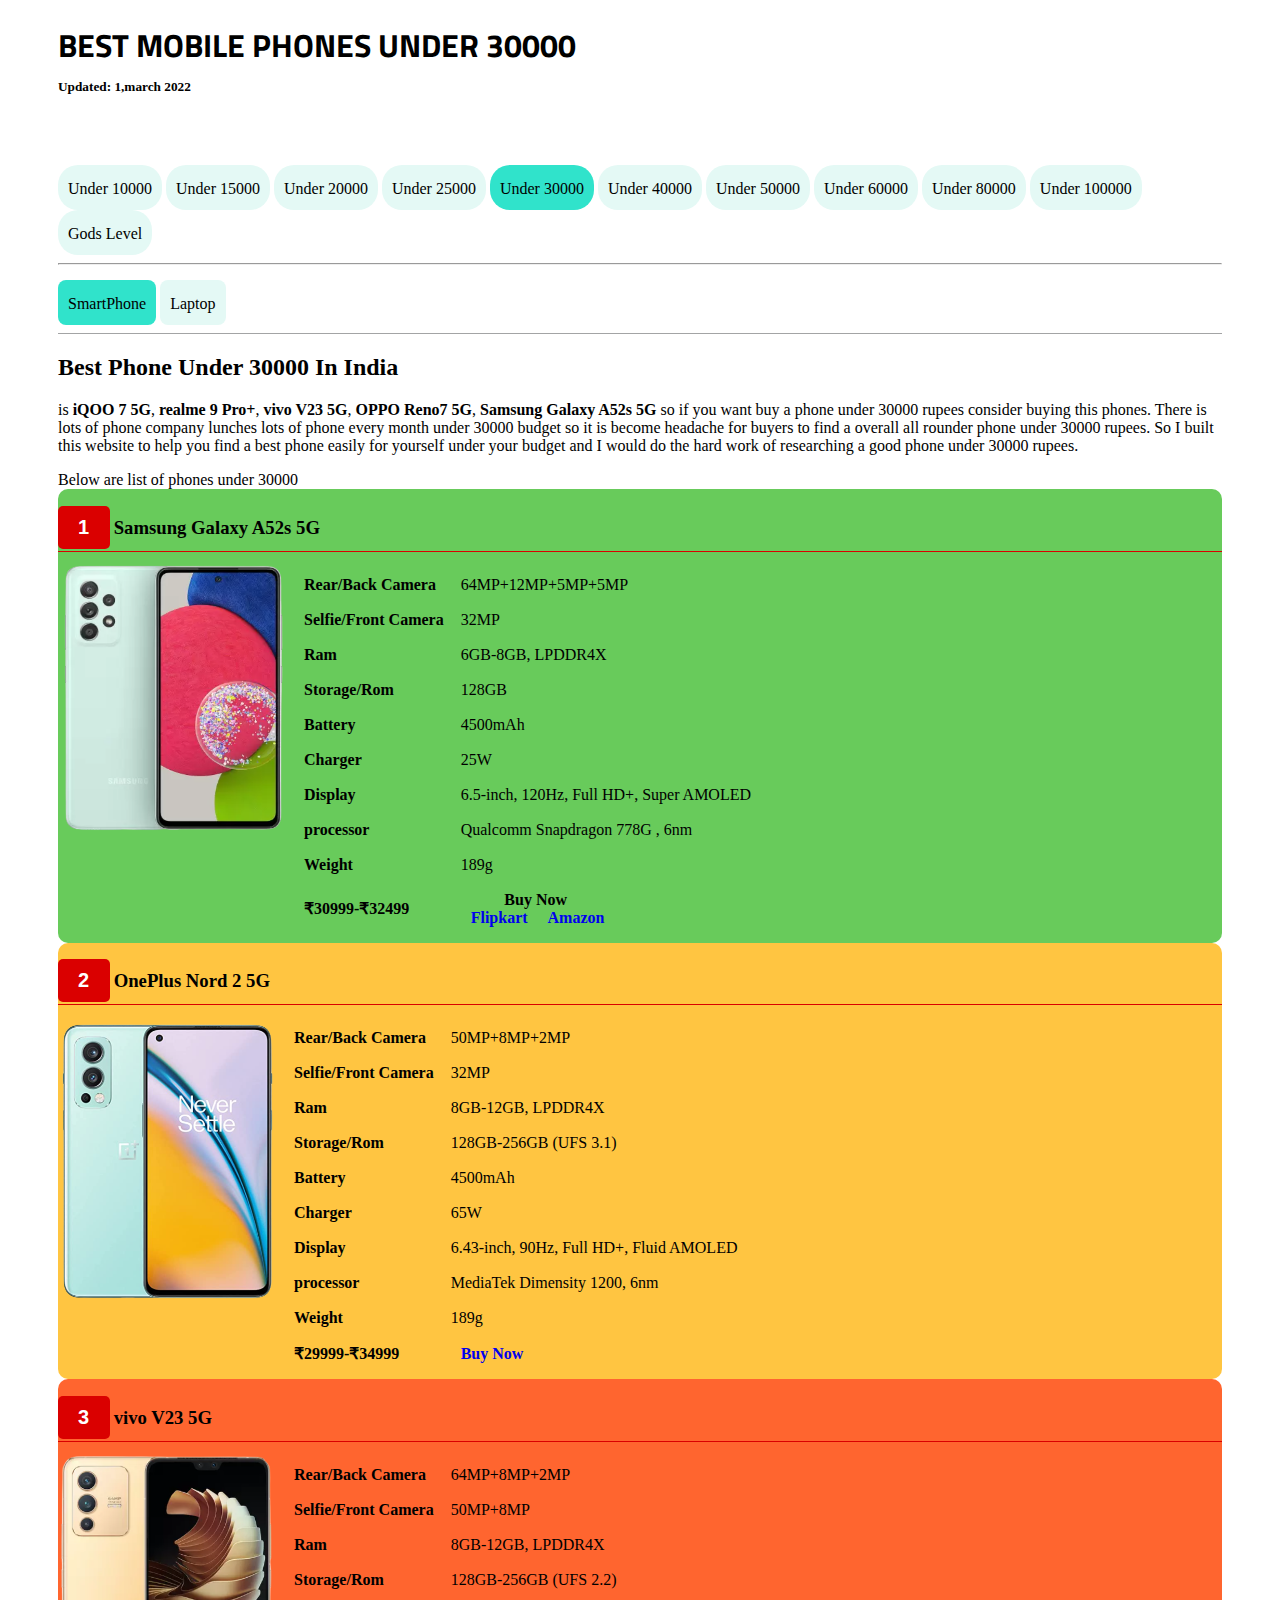
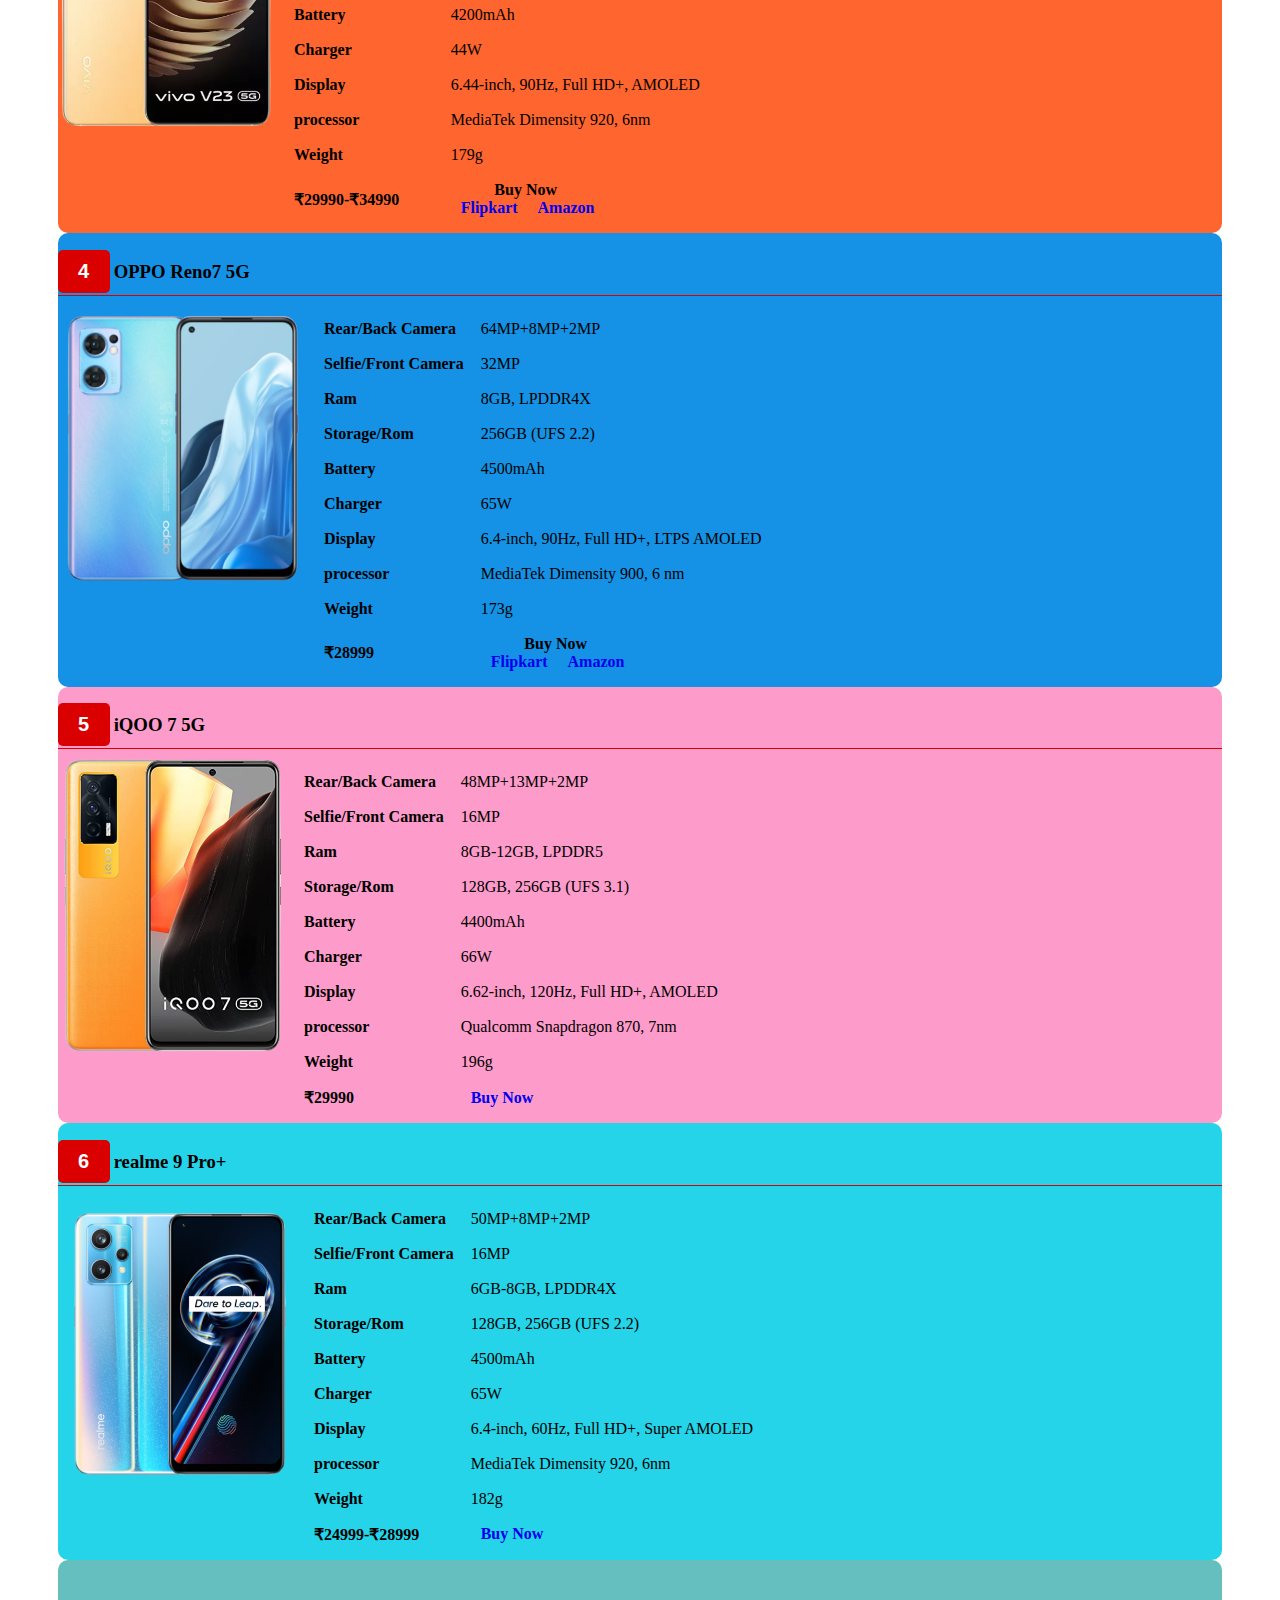
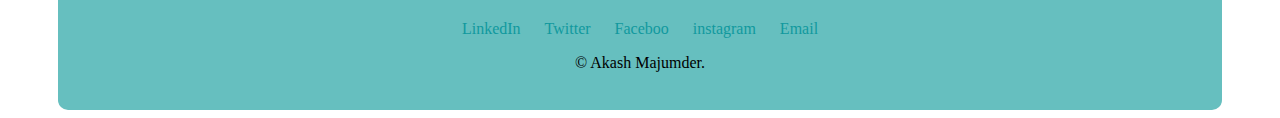
<file: phone-under-30000.html>
<!DOCTYPE html>
<html lang="en" dir="ltr">
  <head>
    <meta charset="utf-8">
    <title>Best Phone Under 30000 In India</title>
    <link rel="preconnect" href="https://fonts.googleapis.com">
    <link rel="preconnect" href="https://fonts.gstatic.com" crossorigin>
    <link href="https://fonts.googleapis.com/css2?family=Titillium+Web:wght@200;400&display=swap" rel="stylesheet">
  </head>
   <link rel="stylesheet" href="style-30000.css">
  <body>
    <div class="main">
      <div>
        <h1>BEST MOBILE PHONES UNDER 30000 </h1>
        <h5 class="h5">Updated: 1,march 2022</h5>
<!menubarmenubarmenubarmenubarmenubarmenubarmenubarmenubarmenubarmenubarmenubar>
        <div class="upper-menu">
          <div>
            <div class="menu">
              <a href="phone-under-10000.html" class="decoration">Under 10000</a>
           </div>
           <div class="menu">
              <a href="phone-under-15000.html" class="decoration">Under 15000</a>
           </div>
           <div class="menu">
              <a href="phone-under-20000.html" class="decoration">Under 20000</a>
           </div>
           <div class="menu">
              <a href="phone-under-25000.html" class="decoration">Under 25000</a>
           </div>
           <div class="menu-30000">
              <a>Under 30000</a>
           </div>
           <div class="menu">
              <a href="phone-under-40000.html" class="decoration">Under 40000</a>
           </div>
           <div class="menu">
              <a href="phone-under-50000.html" class="decoration">Under 50000</a>
           </div>
           <div class="menu">
              <a href="phone-under-60000.html" class="decoration">Under 60000</a>
           </div>
           <div class="menu">
              <a href="phone-under-80000.html" class="decoration">Under 80000</a>
           </div>
           <div class="menu">
              <a href="phone-under-100000.html" class="decoration">Under 100000</a>
           </div>
           <div class="menu">
              <a href="phone-in-world.html" class="decoration">Gods Level</a><br>
          </div>
        </div>
          <hr>
          <div class="bttom-menu">
            <div class="buttom-menu-smartphone">
              <a class="phone">SmartPhone</a>
            </div>
            <div class="buttom-menu-laptop">
              <a href="laptop.html" class="decoration">Laptop</a>
            </div>
          </div>
        <hr class="hr1">
<!menubarmenubarmenubarmenubarmenubarmenubarmenubarmenubarmenubarmenubarmenubar>
      </div>
      <div>
        <p>
          <h2>Best Phone Under 30000 In India</h2> is <strong>iQOO 7 5G</strong>, <strong>realme 9 Pro+</strong>, <strong>vivo V23 5G</strong>, <strong>OPPO Reno7 5G</strong>, <strong>Samsung Galaxy A52s 5G</strong>
          so if you want buy a phone under 30000 rupees consider buying this phones. There is lots of phone company lunches lots of phone every month under 30000 budget so it is become headache for buyers to find a
          overall all rounder phone under 30000 rupees. So I built this website to help you find a best phone easily for yourself under your budget and I would do the hard work of researching a good phone
          under 30000 rupees.
        </p>
        <p class="under">
          Below are list of phones under 30000
        </p>
      </div>
      <div class="firstphone">
          <h2 class="btn">1</h2>
          <h3 class="h3-samsunggalaxya52s5g">Samsung Galaxy A52s 5G</h3>
          <hr class="hr2">
          <div class="iqoo">
            <img class="samsunggalaxya52s5g-png"src="samsung galaxy a52s 5g.png" alt="Samsung Galaxy A52s 5G.png">
          </div>
          <div>
            <table  cellspacing="15px">
              <tr>
                <td><strong>Rear/Back Camera</strong></td>
                <td>64MP+12MP+5MP+5MP</td>
              </tr>

              <tr>
                <td><strong>Selfie/Front Camera</strong></td>
                <td>32MP</td>
              </tr>
              <tr>
                <td><strong>Ram</strong></td>
                <td>6GB-8GB, LPDDR4X</td>
              </tr>
              <tr>
                <td><strong>Storage/Rom</strong></td>
                <td>128GB</td>
              </tr>
              <tr>
                <td><strong>Battery</strong></td>
                <td>4500mAh</td>
              </tr>
              <tr>
                <td><Strong>Charger</strong></td>
                <td>25W</td>
              </tr>
              <tr>
                <td><strong>Display</strong></td>
                <td>6.5-inch, 120Hz, Full HD+, Super AMOLED</td>
              </tr>
              <tr>
                <td><strong>processor</strong></td>
                <td>Qualcomm Snapdragon 778G , 6nm</td>
              </tr>
              <tr>
                <td><strong>Weight</strong></td>
                <td>189g</td>
              </tr>
              <tr>
                <td><strong>₹30999-₹32499</strong></td>
                <td><div class="buy-flipkart-amazon"><strong>Buy Now</strong><br><a class="price" href="https://dl.flipkart.com/s/h9dBPOuuuN"><strong>Flipkart</strong></a><a class="price" href=" https://www.amazon.in/dp/B09D87CW32/ref=cm_sw_r_apan_i_Z75NBPE9D9X96AF39CYP?psc=1"><strong>Amazon</strong></a></div></td>
              </tr>
            </table>
          </div>
      </div>
      <!space11111111111111111111111111111111111111111111111111111111111111111111111111111111111111111111111>
      <div class="secondphone">
          <h2 class="btn">2</h2>
          <h3 class="h3-oneplusnord25g">OnePlus Nord 2 5G</h3>
          <hr class="hr2">
          <div class="iqoo">
            <img class="oneplusnord25g-png"src="oneplus nord 2 5g.png" alt="OnePlus Nord 2 5G.png">
          </div>
          <div>
            <table  cellspacing="15px">
              <tr>
                <td><strong>Rear/Back Camera</strong></td>
                <td>50MP+8MP+2MP</td>
              </tr>

              <tr>
                <td><strong>Selfie/Front Camera</strong></td>
                <td>32MP</td>
              </tr>
              <tr>
                <td><strong>Ram</strong></td>
                <td>8GB-12GB, LPDDR4X</td>
              </tr>
              <tr>
                <td><strong>Storage/Rom</strong></td>
                <td>128GB-256GB (UFS 3.1)</td>
              </tr>
              <tr>
                <td><strong>Battery</strong></td>
                <td>4500mAh</td>
              </tr>
              <tr>
                <td><Strong>Charger</strong></td>
                <td>65W</td>
              </tr>
              <tr>
                <td><strong>Display</strong></td>
                <td>6.43-inch, 90Hz, Full HD+, Fluid AMOLED</td>
              </tr>
              <tr>
                <td><strong>processor</strong></td>
                <td>MediaTek Dimensity 1200, 6nm</td>
              </tr>
              <tr>
                <td><strong>Weight</strong></td>
                <td>189g</td>
              </tr>
              <tr>
                <td><strong>₹29999-₹34999</strong></td>
                <td><a class="price" href=" https://www.amazon.in/dp/B097RD2JX8/ref=cm_sw_r_apan_i_dl_EZ7AKAY2Z3HJ3HMYK583?psc=1"><strong>Buy Now</strong></a></td>
              </tr>
            </table>
          </div>
      </div>
      <!Space2222222222222222222222222222222222222222222222222222222222222222222222222222222222222222>
      <div class="thirdphone">
          <h2 class="btn">3</h2>
          <h3 class="h3-vivov23">vivo V23 5G</h3>
          <hr class="hr2">
          <div class="iqoo">
            <img class="vivov23-png"src="vivo v23 5g.png" alt="vivo V23 5G.png">
          </div>
          <div>
            <table  cellspacing="15px">
              <tr>
                <td><strong>Rear/Back Camera</strong></td>
                <td>64MP+8MP+2MP</td>
              </tr>

              <tr>
                <td><strong>Selfie/Front Camera</strong></td>
                <td>50MP+8MP</td>
              </tr>
              <tr>
                <td><strong>Ram</strong></td>
                <td>8GB-12GB, LPDDR4X</td>
              </tr>
              <tr>
                <td><strong>Storage/Rom</strong></td>
                <td>128GB-256GB (UFS 2.2)</td>
              </tr>
              <tr>
                <td><strong>Battery</strong></td>
                <td>4200mAh</td>
              </tr>
              <tr>
                <td><Strong>Charger</strong></td>
                <td>44W</td>
              </tr>
              <tr>
                <td><strong>Display</strong></td>
                <td>6.44-inch, 90Hz, Full HD+, AMOLED</td>
              </tr>
              <tr>
                <td><strong>processor</strong></td>
                <td>MediaTek Dimensity 920, 6nm</td>
              </tr>
              <tr>
                <td><strong>Weight</strong></td>
                <td>179g</td>
              </tr>
              <tr>
                <td><strong>₹29990-₹34990</strong></td>
                <td><div class="buy-flipkart-amazon"><strong>Buy Now</strong><br><a class="price" href="https://dl.flipkart.com/s/RcE0SFNNNN"><strong>Flipkart</strong></a><a class="price" href=" https://www.amazon.in/dp/B09DKBXCMZ/ref=cm_sw_r_apan_i_AJH4BMD3J9Q48A2EZ5FD?psc=1"><strong>Amazon</strong></a></div></td>
              </tr>
            </table>
          </div>
      </div>
      <!space33333333333333333333333333333333333333333333333333333333333333333333333333333333>
      <div class="fourthphone">
          <h2 class="btn">4</h2>
          <h3 class="h3-opporeno75g">OPPO Reno7 5G</h3>
          <hr class="hr2">
          <div class="iqoo">
            <img class="opporeno75g-png"src="oppo reno 7 5g.png" alt="OPPO Reno7 5G.png">
          </div>
          <div>
            <table  cellspacing="15px">
              <tr>
                <td><strong>Rear/Back Camera</strong></td>
                <td>64MP+8MP+2MP</td>
              </tr>

              <tr>
                <td><strong>Selfie/Front Camera</strong></td>
                <td>32MP</td>
              </tr>
              <tr>
                <td><strong>Ram</strong></td>
                <td>8GB, LPDDR4X</td>
              </tr>
              <tr>
                <td><strong>Storage/Rom</strong></td>
                <td>256GB (UFS 2.2)</td>
              </tr>
              <tr>
                <td><strong>Battery</strong></td>
                <td>4500mAh</td>
              </tr>
              <tr>
                <td><Strong>Charger</strong></td>
                <td>65W</td>
              </tr>
              <tr>
                <td><strong>Display</strong></td>
                <td>6.4-inch, 90Hz, Full HD+, LTPS AMOLED </td>
              </tr>
              <tr>
                <td><strong>processor</strong></td>
                <td>MediaTek Dimensity 900, 6 nm</td>
              </tr>
              <tr>
                <td><strong>Weight</strong></td>
                <td>173g</td>
              </tr>
              <tr>
                <td><strong>₹28999</strong></td>
                <td><div class="buy-flipkart-amazon"><strong>Buy Now</strong><br><a class="price" href="https://dl.flipkart.com/dl/oppo-reno7-5g-startrails-blue-256-gb/p/itm6110d8481be93?pid=MOBGB5WXUMEN6HDZ&cmpid=product.share.pp&_refId=PP.1b2d2118-b482-43b2-8517-faa06973ba53.MOBGB5WXUMEN6HDZ&_appId=CL"><strong>Flipkart</strong></a><a class="price" href=" https://www.amazon.in/dp/B09DJVFMC5/ref=cm_sw_r_apan_i_8D20K5Z9D70902PJF2ZZ"><strong>Amazon</strong></a></div></td>
              </tr>
            </table>
          </div>
      </div>
       <!space444444444444444444444444444444444444444444444444444444444444444444444444444444444444444444>
       <div class="fifthphone">
           <h2 class="btn">5</h2>
           <h3 class="h3-iqoo75g">iQOO 7 5G</h3>
           <hr class="hr2">
           <div class="iqoo">
             <img class="iqoo75g-png"src="iqoo 7 5g.png" alt="iQOO 7 5G.png">
           </div>
           <div>
             <table  cellspacing="15px">
               <tr>
                 <td><strong>Rear/Back Camera</strong></td>
                 <td>48MP+13MP+2MP</td>
               </tr>

               <tr>
                 <td><strong>Selfie/Front Camera</strong></td>
                 <td>16MP</td>
               </tr>
               <tr>
                 <td><strong>Ram</strong></td>
                 <td>8GB-12GB, LPDDR5</td>
               </tr>
               <tr>
                 <td><strong>Storage/Rom</strong></td>
                 <td>128GB, 256GB (UFS 3.1)</td>
               </tr>
               <tr>
                 <td><strong>Battery</strong></td>
                 <td>4400mAh</td>
               </tr>
               <tr>
                 <td><Strong>Charger</strong></td>
                 <td>66W</td>
               </tr>
               <tr>
                 <td><strong>Display</strong></td>
                 <td>6.62-inch, 120Hz, Full HD+, AMOLED </td>
               </tr>
               <tr>
                 <td><strong>processor</strong></td>
                 <td>Qualcomm Snapdragon 870, 7nm</td>
               </tr>
               <tr>
                 <td><strong>Weight</strong></td>
                 <td>196g</td>
               </tr>
               <tr>
                 <td><strong>₹29990</strong></td>
                 <td><a class="price" href=" https://www.amazon.in/dp/B085J1RJV6/ref=cm_sw_r_apan_i_K569484DF4WEJTKJKZWR"><strong>Buy Now</strong></a></td>
               </tr>
             </table>
           </div>
       </div>
       <!space5555555555555555555555555555555555555555555555555555555555555555555555555>
       <div class="sixthphone">
           <h2 class="btn">6</h2>
           <h3 class="h3-realme9proplus">realme 9 Pro+</h3>
           <hr class="hr2">
           <div class="iqoo">
             <img class="realme9proplus-png"src="realme 9 pro plus 5g.png" alt="realme 9 Pro+.png">
           </div>
           <div>
             <table  cellspacing="15px">
               <tr>
                 <td><strong>Rear/Back Camera</strong></td>
                 <td>50MP+8MP+2MP</td>
               </tr>

               <tr>
                 <td><strong>Selfie/Front Camera</strong></td>
                 <td>16MP</td>
               </tr>
               <tr>
                 <td><strong>Ram</strong></td>
                 <td>6GB-8GB, LPDDR4X</td>
               </tr>
               <tr>
                 <td><strong>Storage/Rom</strong></td>
                 <td>128GB, 256GB (UFS 2.2)</td>
               </tr>
               <tr>
                 <td><strong>Battery</strong></td>
                 <td>4500mAh</td>
               </tr>
               <tr>
                 <td><Strong>Charger</strong></td>
                 <td>65W</td>
               </tr>
               <tr>
                 <td><strong>Display</strong></td>
                 <td>6.4-inch, 60Hz, Full HD+, Super AMOLED </td>
               </tr>
               <tr>
                 <td><strong>processor</strong></td>
                 <td>MediaTek Dimensity 920, 6nm</td>
               </tr>
               <tr>
                 <td><strong>Weight</strong></td>
                 <td>182g</td>
               </tr>
               <tr>
                 <td><strong>₹24999-₹28999</strong></td>
                 <td><a class="price" href="https://dl.flipkart.com/s/57ml3UuuuN"><strong>Buy Now</strong></a></td>
               </tr>
             </table>
           </div>
       </div>
       <!space666666666666666666666666666666666666666666666666666666666666666666>
       <div class="bottom-container">
         <div class="footer">
           <a class="footer-link" href="https://www.linkedin.com/in/akash-majumder-68b151221/">LinkedIn</a>
           <a class="footer-link" href="https://twitter.com/RalphWa22790067">Twitter</a>
           <a class="footer-link" href="https://www.facebook.com/profile.php?id=100072996991416">Faceboo</a>
           <a class="footer-link" href="https://www.instagram.com/ralphwalker26/">instagram</a>
           <a class="footer-link" href="mailto:qgh2021@gmail.com">Email</a>
           <p>© Akash Majumder.</p>
         </div>
       </div>
    </div>
  </body>
</html>
</file>
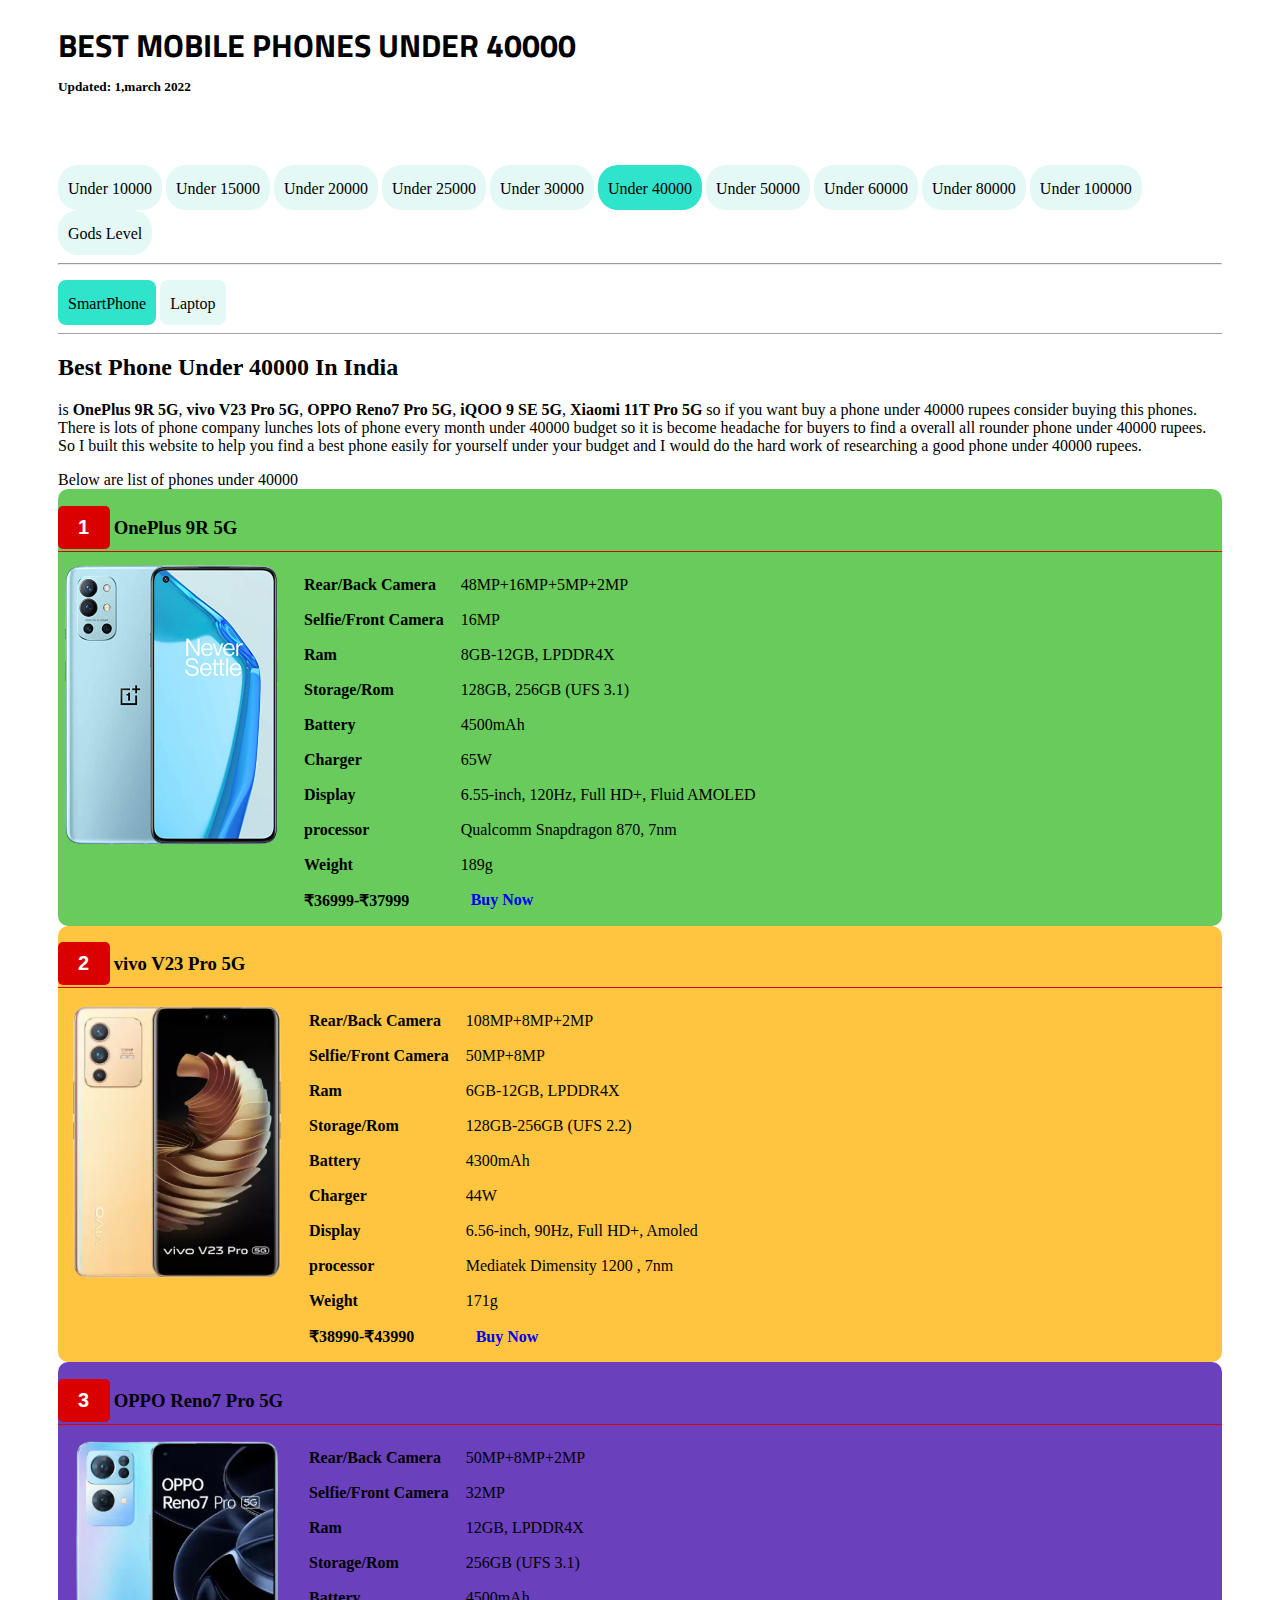
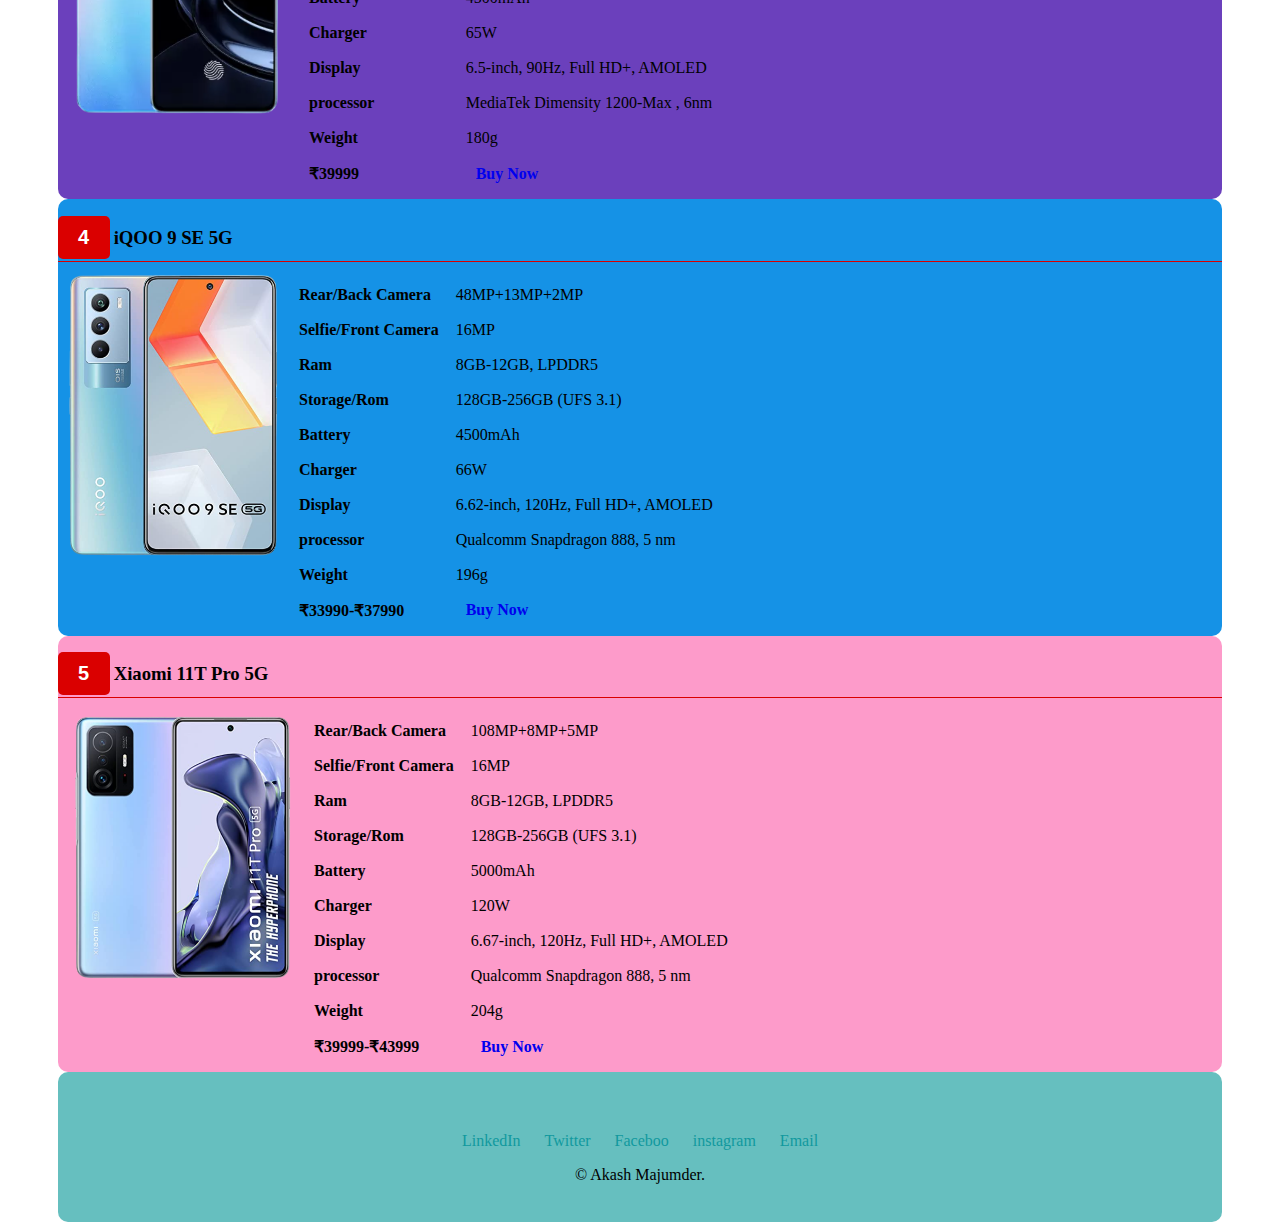
<file: phone-under-40000.html>
<!DOCTYPE html>
<html lang="en" dir="ltr">
  <head>
    <meta charset="utf-8">
    <title>Best Phone Under 40000 In India</title>
    <link rel="preconnect" href="https://fonts.googleapis.com">
    <link rel="preconnect" href="https://fonts.gstatic.com" crossorigin>
    <link href="https://fonts.googleapis.com/css2?family=Titillium+Web:wght@200;400&display=swap" rel="stylesheet">
  </head>
   <link rel="stylesheet" href="style-40000.css">
  <body>
    <div class="main">
      <div>
        <h1>BEST MOBILE PHONES UNDER 40000 </h1>
        <h5 class="h5">Updated: 1,march 2022</h5>
<!menubarmenubarmenubarmenubarmenubarmenubarmenubarmenubarmenubarmenubarmenubar>
        <div class="upper-menu">
          <div>
            <div class="menu">
              <a href="phone-under-10000.html" class="decoration">Under 10000</a>
           </div>
           <div class="menu">
              <a href="phone-under-15000.html" class="decoration">Under 15000</a>
           </div>
           <div class="menu">
              <a href="phone-under-20000.html" class="decoration">Under 20000</a>
           </div>
           <div class="menu">
              <a href="phone-under-25000.html" class="decoration">Under 25000</a>
           </div>
           <div class="menu">
              <a href="phone-under-30000.html" class="decoration">Under 30000</a>
           </div>
           <div class="menu-40000">
              <a>Under 40000</a>
           </div>
           <div class="menu">
              <a href="phone-under-50000.html" class="decoration">Under 50000</a>
           </div>
           <div class="menu">
              <a href="phone-under-60000.html" class="decoration">Under 60000</a>
           </div>
           <div class="menu">
              <a href="phone-under-80000.html" class="decoration">Under 80000</a>
           </div>
           <div class="menu">
              <a href="phone-under-100000.html" class="decoration">Under 100000</a>
           </div>
           <div class="menu">
              <a href="phone-in-world.html" class="decoration">Gods Level</a><br>
          </div>
        </div>
          <hr>
          <div class="bttom-menu">
            <div class="buttom-menu-smartphone">
              <a class="phone">SmartPhone</a>
            </div>
            <div class="buttom-menu-laptop">
              <a href="laptop.html" class="decoration">Laptop</a>
            </div>
          </div>
        <hr class="hr1">
<!menubarmenubarmenubarmenubarmenubarmenubarmenubarmenubarmenubarmenubarmenubar>
      </div>
      <div>
        <p>
          <h2>Best Phone Under 40000 In India</h2> is <strong>OnePlus 9R 5G</strong>, <strong>vivo V23 Pro 5G</strong>, <strong>OPPO Reno7 Pro 5G</strong>, <strong> iQOO 9 SE 5G</strong>, <strong>Xiaomi 11T Pro 5G</strong>
          so if you want buy a phone under 40000 rupees consider buying this phones. There is lots of phone company lunches lots of phone every month under 40000 budget so it is become headache for buyers to find a
          overall all rounder phone under 40000 rupees. So I built this website to help you find a best phone easily for yourself under your budget and I would do the hard work of researching a good phone
          under 40000 rupees.
        </p>
        <p class="under">
          Below are list of phones under 40000
        </p>
      </div>
      <div class="firstphone">
          <h2 class="btn">1</h2>
          <h3 class="h3-oneplus9r5g">OnePlus 9R 5G</h3>
          <hr class="hr2">
          <div class="iqoo">
            <img class="oneplus9r5g-png"src="oneplus 9r 5g.png" alt="OnePlus 9R 5G.png">
          </div>
          <div>
            <table  cellspacing="15px">
              <tr>
                <td><strong>Rear/Back Camera</strong></td>
                <td>48MP+16MP+5MP+2MP</td>
              </tr>

              <tr>
                <td><strong>Selfie/Front Camera</strong></td>
                <td>16MP</td>
              </tr>
              <tr>
                <td><strong>Ram</strong></td>
                <td>8GB-12GB, LPDDR4X</td>
              </tr>
              <tr>
                <td><strong>Storage/Rom</strong></td>
                <td>128GB, 256GB (UFS 3.1)</td>
              </tr>
              <tr>
                <td><strong>Battery</strong></td>
                <td>4500mAh</td>
              </tr>
              <tr>
                <td><Strong>Charger</strong></td>
                <td>65W</td>
              </tr>
              <tr>
                <td><strong>Display</strong></td>
                <td>6.55-inch, 120Hz, Full HD+, Fluid AMOLED </td>
              </tr>
              <tr>
                <td><strong>processor</strong></td>
                <td>Qualcomm Snapdragon 870, 7nm</td>
              </tr>
              <tr>
                <td><strong>Weight</strong></td>
                <td>189g</td>
              </tr>
              <tr>
                <td><strong>₹36999-₹37999</strong></td>
                <td><a class="price" href="https://www.amazon.in/dp/B089MTJVLD/ref=cm_sw_r_apan_i_P9H2B5MPXQM8DH7J2P6X?psc=1"><strong>Buy Now</strong></a></td>
              </tr>
            </table>
          </div>
      </div>
      <!space11111111111111111111111111111111111111111111111111111111111111111111111111111111111111111111111>
      <div class="secondphone">
          <h2 class="btn">2</h2>
          <h3 class="h3-vivov23pro5g">vivo V23 Pro 5G</h3>
          <hr class="hr2">
          <div class="iqoo">
            <img class="vivov23pro5g-png"src="vivo v23 pro 5g.png" alt="vivo V23 Pro 5G.png">
          </div>
          <div>
            <table  cellspacing="15px">
              <tr>
                <td><strong>Rear/Back Camera</strong></td>
                <td>108MP+8MP+2MP</td>
              </tr>

              <tr>
                <td><strong>Selfie/Front Camera</strong></td>
                <td>50MP+8MP</td>
              </tr>
              <tr>
                <td><strong>Ram</strong></td>
                <td>6GB-12GB, LPDDR4X</td>
              </tr>
              <tr>
                <td><strong>Storage/Rom</strong></td>
                <td>128GB-256GB (UFS 2.2)</td>
              </tr>
              <tr>
                <td><strong>Battery</strong></td>
                <td>4300mAh</td>
              </tr>
              <tr>
                <td><Strong>Charger</strong></td>
                <td>44W</td>
              </tr>
              <tr>
                <td><strong>Display</strong></td>
                <td>6.56-inch, 90Hz, Full HD+, Amoled</td>
              </tr>
              <tr>
                <td><strong>processor</strong></td>
                <td>Mediatek Dimensity 1200 , 7nm</td>
              </tr>
              <tr>
                <td><strong>Weight</strong></td>
                <td>171g</td>
              </tr>
              <tr>
                <td><strong>₹38990-₹43990</strong></td>
                <td><a class="price" href="https://dl.flipkart.com/dl/vivo-v23-pro-5g-sunshine-gold-128-gb/p/itmf5550a0e86c82?pid=MOBGA25PGEV4JU9K&cmpid=product.share.pp&_refId=PP.cac820d0-932e-498a-9926-07b6d48e20a6.MOBGA25PGEV4JU9K&_appId=CL"><strong>Buy Now</strong></a></td>
              </tr>
            </table>
          </div>
      </div>
      <!Space2222222222222222222222222222222222222222222222222222222222222222222222222222222222222222>
      <div class="thirdphone">
          <h2 class="btn">3</h2>
          <h3 class="h3-opporeno7pro5g">OPPO Reno7 Pro 5G</h3>
          <hr class="hr2">
          <div class="iqoo">
            <img class="opporeno7pro5g-png"src="oppo reno 7 pro 5g.png" alt="OPPO Reno7 Pro 5G.png">
          </div>
          <div>
            <table  cellspacing="15px">
              <tr>
                <td><strong>Rear/Back Camera</strong></td>
                <td>50MP+8MP+2MP</td>
              </tr>

              <tr>
                <td><strong>Selfie/Front Camera</strong></td>
                <td>32MP</td>
              </tr>
              <tr>
                <td><strong>Ram</strong></td>
                <td>12GB, LPDDR4X</td>
              </tr>
              <tr>
                <td><strong>Storage/Rom</strong></td>
                <td>256GB (UFS 3.1)</td>
              </tr>
              <tr>
                <td><strong>Battery</strong></td>
                <td>4500mAh</td>
              </tr>
              <tr>
                <td><Strong>Charger</strong></td>
                <td>65W</td>
              </tr>
              <tr>
                <td><strong>Display</strong></td>
                <td>6.5-inch, 90Hz, Full HD+, AMOLED</td>
              </tr>
              <tr>
                <td><strong>processor</strong></td>
                <td>MediaTek Dimensity 1200-Max , 6nm</td>
              </tr>
              <tr>
                <td><strong>Weight</strong></td>
                <td>180g</td>
              </tr>
              <tr>
                <td><strong>₹39999</strong></td>
                <td><a class="price" href="https://dl.flipkart.com/s/VDm8wpuuuN"><strong>Buy Now</strong></a></td>
              </tr>
            </table>
          </div>
      </div>
      <!space33333333333333333333333333333333333333333333333333333333333333333333333333333333>
      <div class="fourthphone">
          <h2 class="btn">4</h2>
          <h3 class="h3-iqoo9se">iQOO 9 SE 5G</h3>
          <hr class="hr2">
          <div class="iqoo">
            <img class="iqoo9se-png"src="iqoo 9 se 5g.png" alt="iQOO 9 SE 5G.png">
          </div>
          <div>
            <table  cellspacing="15px">
              <tr>
                <td><strong>Rear/Back Camera</strong></td>
                <td>48MP+13MP+2MP</td>
              </tr>

              <tr>
                <td><strong>Selfie/Front Camera</strong></td>
                <td>16MP</td>
              </tr>
              <tr>
                <td><strong>Ram</strong></td>
                <td>8GB-12GB, LPDDR5</td>
              </tr>
              <tr>
                <td><strong>Storage/Rom</strong></td>
                <td>128GB-256GB (UFS 3.1)</td>
              </tr>
              <tr>
                <td><strong>Battery</strong></td>
                <td>4500mAh</td>
              </tr>
              <tr>
                <td><Strong>Charger</strong></td>
                <td>66W</td>
              </tr>
              <tr>
                <td><strong>Display</strong></td>
                <td>6.62-inch, 120Hz, Full HD+, AMOLED </td>
              </tr>
              <tr>
                <td><strong>processor</strong></td>
                <td>Qualcomm Snapdragon 888, 5 nm</td>
              </tr>
              <tr>
                <td><strong>Weight</strong></td>
                <td>196g</td>
              </tr>
              <tr>
                <td><strong>₹33990-₹37990</strong></td>
                <td><a class="price" href="https://www.amazon.in/dp/B07WHS7MZ1/ref=cm_sw_r_apan_i_0Z7ZJGSHDTAN12XGEM67"><strong>Buy Now</strong></a></td>
              </tr>
            </table>
          </div>
      </div>
       <!space444444444444444444444444444444444444444444444444444444444444444444444444444444444444444444>
       <div class="fifthphone">
           <h2 class="btn">5</h2>
           <h3 class="h3-xiaomi11tpro5g">Xiaomi 11T Pro 5G</h3>
           <hr class="hr2">
           <div class="iqoo">
             <img class="xiaomi11tpro5g-png"src="xiaomi 11t pro 5g.png" alt="Xiaomi 11T Pro 5G.png">
           </div>
           <div>
             <table  cellspacing="15px">
               <tr>
                 <td><strong>Rear/Back Camera</strong></td>
                 <td>108MP+8MP+5MP</td>
               </tr>

               <tr>
                 <td><strong>Selfie/Front Camera</strong></td>
                 <td>16MP</td>
               </tr>
               <tr>
                 <td><strong>Ram</strong></td>
                 <td>8GB-12GB, LPDDR5</td>
               </tr>
               <tr>
                 <td><strong>Storage/Rom</strong></td>
                 <td>128GB-256GB (UFS 3.1)</td>
               </tr>
               <tr>
                 <td><strong>Battery</strong></td>
                 <td>5000mAh</td>
               </tr>
               <tr>
                 <td><Strong>Charger</strong></td>
                 <td>120W</td>
               </tr>
               <tr>
                 <td><strong>Display</strong></td>
                 <td>6.67-inch, 120Hz, Full HD+, AMOLED</td>
               </tr>
               <tr>
                 <td><strong>processor</strong></td>
                 <td>Qualcomm Snapdragon 888, 5 nm</td>
               </tr>
               <tr>
                 <td><strong>Weight</strong></td>
                 <td>204g</td>
               </tr>
               <tr>
                 <td><strong>₹39999-₹43999</strong></td>
                 <td><a class="price" href="https://www.amazon.in/dp/B09Q18F63X/ref=cm_sw_r_apan_i_P2YVAY2ZKY3454JG56FJ"><strong>Buy Now</strong></a></td>
               </tr>
             </table>
           </div>
       </div>
       <!space5555555555555555555555555555555555555555555555555555555555555555555555555>
       <div class="bottom-container">
         <div class="footer">
           <a class="footer-link" href="https://www.linkedin.com/in/akash-majumder-68b151221/">LinkedIn</a>
           <a class="footer-link" href="https://twitter.com/RalphWa22790067">Twitter</a>
           <a class="footer-link" href="https://www.facebook.com/profile.php?id=100072996991416">Faceboo</a>
           <a class="footer-link" href="https://www.instagram.com/ralphwalker26/">instagram</a>
           <a class="footer-link" href="mailto:qgh2021@gmail.com">Email</a>
           <p>© Akash Majumder.</p>
         </div>
       </div>
    </div>
  </body>
</html>
</file>
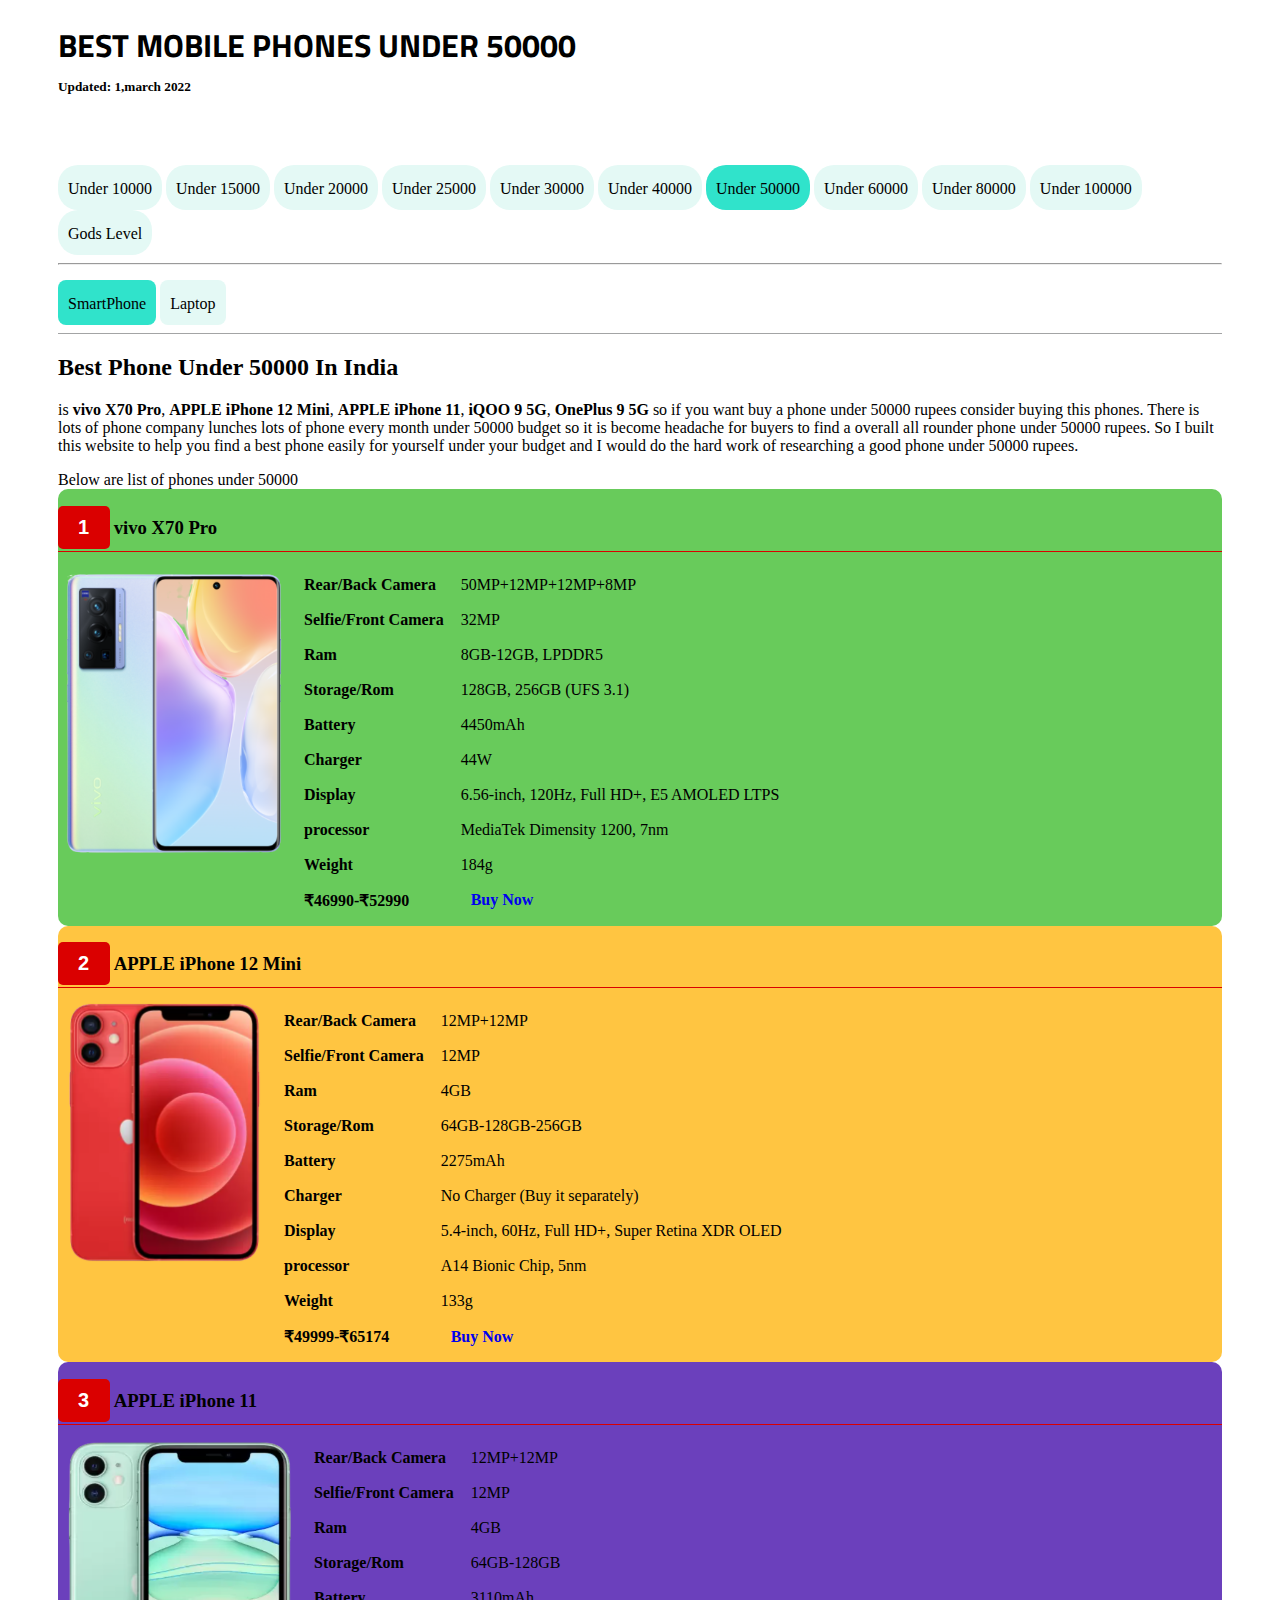
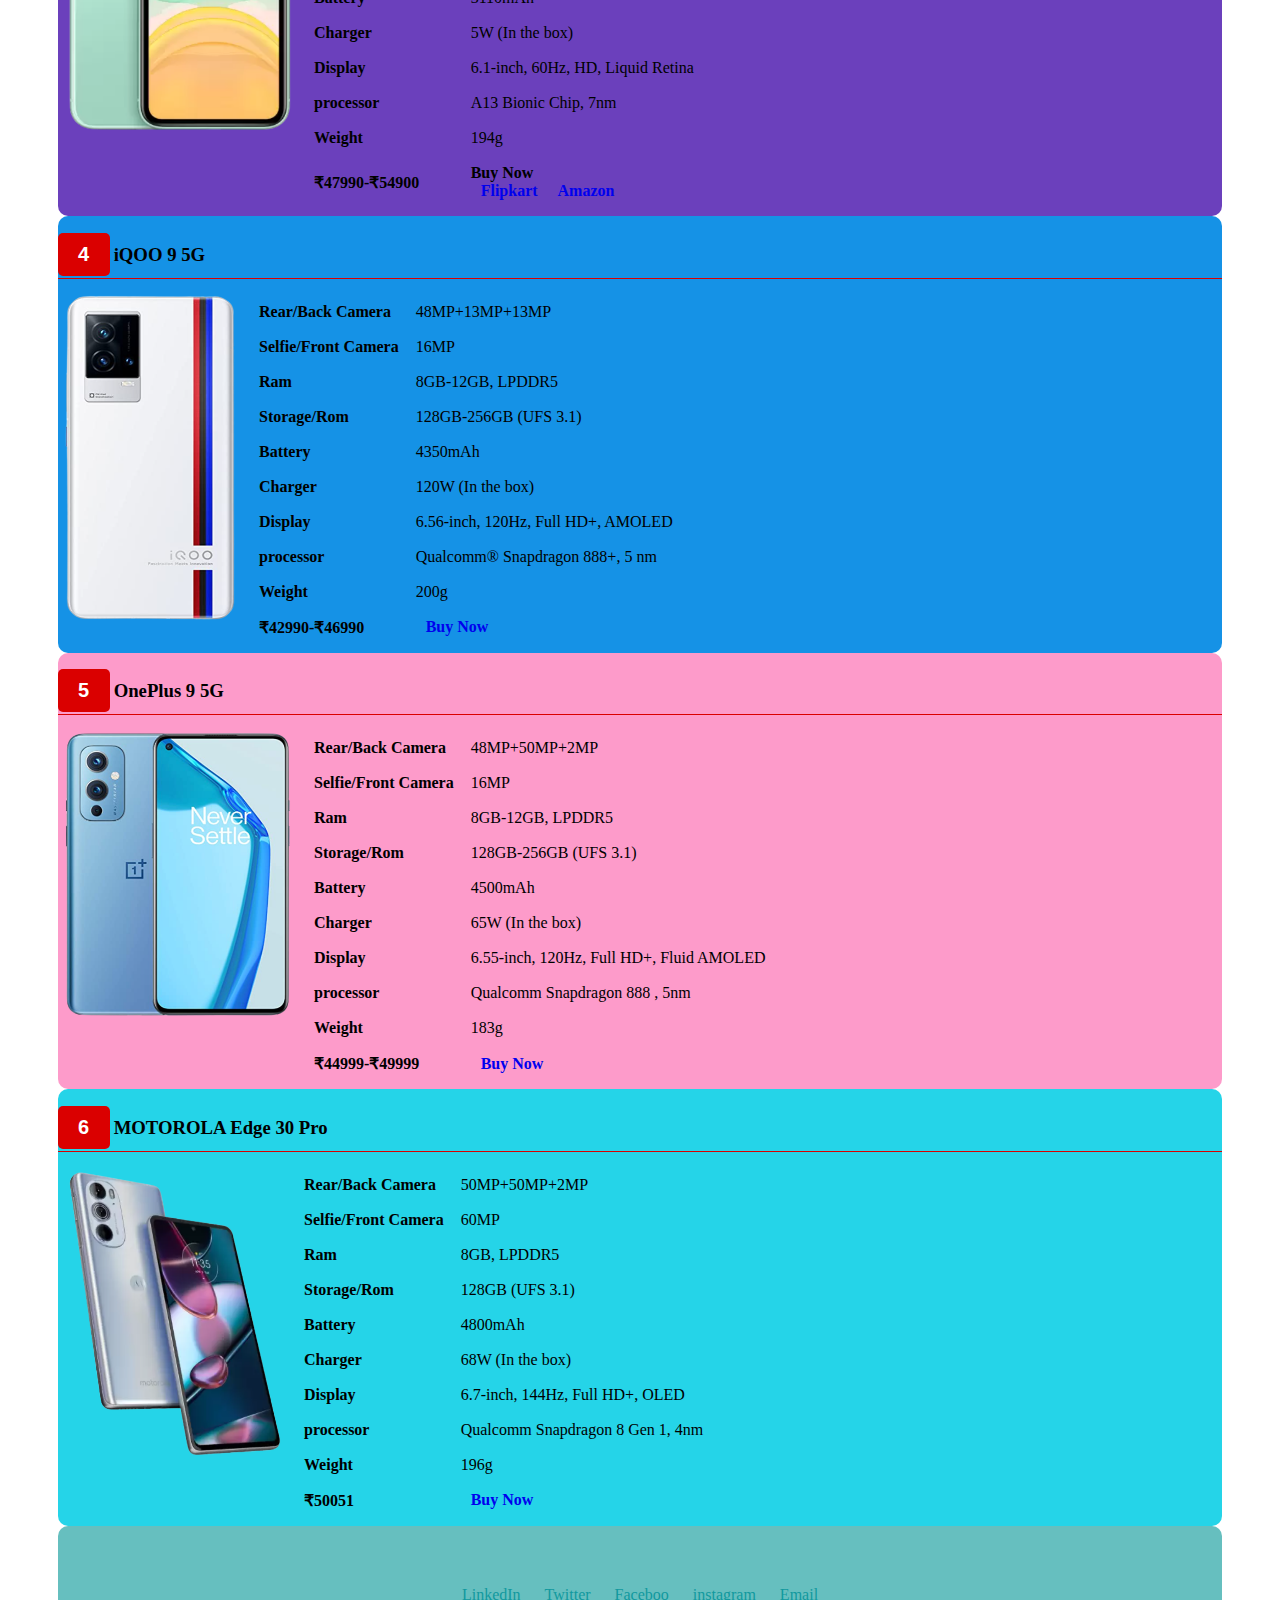
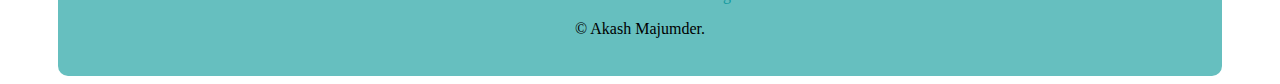
<file: phone-under-50000.html>
<!DOCTYPE html>
<html lang="en" dir="ltr">
  <head>
    <meta charset="utf-8">
    <title>Best Phone Under 50000 In India</title>
    <link rel="preconnect" href="https://fonts.googleapis.com">
    <link rel="preconnect" href="https://fonts.gstatic.com" crossorigin>
    <link href="https://fonts.googleapis.com/css2?family=Titillium+Web:wght@200;400&display=swap" rel="stylesheet">
  </head>
   <link rel="stylesheet" href="style-50000.css">
  <body>
    <div class="main">
      <div>
        <h1>BEST MOBILE PHONES UNDER 50000 </h1>
        <h5 class="h5">Updated: 1,march 2022</h5>
<!menubarmenubarmenubarmenubarmenubarmenubarmenubarmenubarmenubarmenubarmenubar>
        <div class="upper-menu">
          <div>
            <div class="menu">
              <a href="phone-under-10000.html" class="decoration">Under 10000</a>
           </div>
           <div class="menu">
              <a href="phone-under-15000.html" class="decoration">Under 15000</a>
           </div>
           <div class="menu">
              <a href="phone-under-20000.html" class="decoration">Under 20000</a>
           </div>
           <div class="menu">
              <a href="phone-under-25000.html" class="decoration">Under 25000</a>
           </div>
           <div class="menu">
              <a href="phone-under-30000.html" class="decoration">Under 30000</a>
           </div>
           <div class="menu">
              <a href="phone-under-40000.html" class="decoration">Under 40000</a>
           </div>
           <div class="menu-50000">
              <a>Under 50000</a>
           </div>
           <div class="menu">
              <a href="phone-under-60000.html" class="decoration">Under 60000</a>
           </div>
           <div class="menu">
              <a href="phone-under-80000.html" class="decoration">Under 80000</a>
           </div>
           <div class="menu">
              <a href="phone-under-100000.html" class="decoration">Under 100000</a>
           </div>
           <div class="menu">
              <a href="phone-in-world.html" class="decoration">Gods Level</a><br>
          </div>
        </div>
          <hr>
          <div class="bttom-menu">
            <div class="buttom-menu-smartphone">
              <a class="phone">SmartPhone</a>
            </div>
            <div class="buttom-menu-laptop">
              <a href="laptop.html" class="decoration">Laptop</a>
            </div>
          </div>
        <hr class="hr1">
<!menubarmenubarmenubarmenubarmenubarmenubarmenubarmenubarmenubarmenubarmenubar>
      </div>
      <div>
        <p>
          <h2>Best Phone Under 50000 In India</h2> is <strong>vivo X70 Pro</strong>, <strong>APPLE iPhone 12 Mini</strong>, <strong>APPLE iPhone 11</strong>, <strong>iQOO 9 5G</strong>, <strong>OnePlus 9 5G</strong>
          so if you want buy a phone under 50000 rupees consider buying this phones. There is lots of phone company lunches lots of phone every month under 50000 budget so it is become headache for buyers to find a
          overall all rounder phone under 50000 rupees. So I built this website to help you find a best phone easily for yourself under your budget and I would do the hard work of researching a good phone
          under 50000 rupees.
        </p>
        <p class="under">
          Below are list of phones under 50000
        </p>
      </div>
      <div class="firstphone">
          <h2 class="btn">1</h2>
          <h3 class="h3-vivox70pro">vivo X70 Pro</h3>
          <hr class="hr2">
          <div class="iqoo">
            <img class="vivox70pro-png"src="vivo x70 pro.png" alt="vivo X70 Pro.png">
          </div>
          <div>
            <table  cellspacing="15px">
              <tr>
                <td><strong>Rear/Back Camera</strong></td>
                <td>50MP+12MP+12MP+8MP</td>
              </tr>

              <tr>
                <td><strong>Selfie/Front Camera</strong></td>
                <td>32MP</td>
              </tr>
              <tr>
                <td><strong>Ram</strong></td>
                <td>8GB-12GB, LPDDR5</td>
              </tr>
              <tr>
                <td><strong>Storage/Rom</strong></td>
                <td>128GB, 256GB (UFS 3.1)</td>
              </tr>
              <tr>
                <td><strong>Battery</strong></td>
                <td>4450mAh</td>
              </tr>
              <tr>
                <td><Strong>Charger</strong></td>
                <td>44W</td>
              </tr>
              <tr>
                <td><strong>Display</strong></td>
                <td>6.56-inch, 120Hz, Full HD+, E5 AMOLED LTPS  </td>
              </tr>
              <tr>
                <td><strong>processor</strong></td>
                <td>MediaTek Dimensity 1200, 7nm</td>
              </tr>
              <tr>
                <td><strong>Weight</strong></td>
                <td>184g</td>
              </tr>
              <tr>
                <td><strong>₹46990-₹52990</strong></td>
                <td><a class="price" href="https://dl.flipkart.com/s/VxqvSYuuuN"><strong>Buy Now</strong></a></td>
              </tr>
            </table>
          </div>
      </div>
      <!space11111111111111111111111111111111111111111111111111111111111111111111111111111111111111111111111>
      <div class="secondphone">
          <h2 class="btn">2</h2>
          <h3 class="h3-appleiphone12mini">APPLE iPhone 12 Mini</h3>
          <hr class="hr2">
          <div class="iqoo">
            <img class="appleiphone12mini-png"src="apple iphone 12 mini.png" alt="APPLE iPhone 12 Mini.png">
          </div>
          <div>
            <table  cellspacing="15px">
              <tr>
                <td><strong>Rear/Back Camera</strong></td>
                <td>12MP+12MP</td>
              </tr>

              <tr>
                <td><strong>Selfie/Front Camera</strong></td>
                <td>12MP</td>
              </tr>
              <tr>
                <td><strong>Ram</strong></td>
                <td>4GB</td>
              </tr>
              <tr>
                <td><strong>Storage/Rom</strong></td>
                <td>64GB-128GB-256GB</td>
              </tr>
              <tr>
                <td><strong>Battery</strong></td>
                <td>2275mAh</td>
              </tr>
              <tr>
                <td><Strong>Charger</strong></td>
                <td>No Charger (Buy it separately)</td>
              </tr>
              <tr>
                <td><strong>Display</strong></td>
                <td>5.4-inch, 60Hz, Full HD+, Super Retina XDR OLED</td>
              </tr>
              <tr>
                <td><strong>processor</strong></td>
                <td>A14 Bionic Chip, 5nm</td>
              </tr>
              <tr>
                <td><strong>Weight</strong></td>
                <td>133g</td>
              </tr>
              <tr>
                <td><strong>₹49999-₹65174</strong></td>
                <td><a class="price" href="https://dl.flipkart.com/s/0kNn_ENNNN"><strong>Buy Now</strong></a></td>
              </tr>
            </table>
          </div>
      </div>
      <!Space2222222222222222222222222222222222222222222222222222222222222222222222222222222222222222>
      <div class="thirdphone">
          <h2 class="btn">3</h2>
          <h3 class="h3-appleiphone11">APPLE iPhone 11 </h3>
          <hr class="hr2">
          <div class="iqoo">
            <img class="appleiphone11-png"src="apple iphone 11.png" alt="APPLE iPhone 11 .png">
          </div>
          <div>
            <table  cellspacing="15px">
              <tr>
                <td><strong>Rear/Back Camera</strong></td>
                <td>12MP+12MP</td>
              </tr>

              <tr>
                <td><strong>Selfie/Front Camera</strong></td>
                <td>12MP</td>
              </tr>
              <tr>
                <td><strong>Ram</strong></td>
                <td>4GB</td>
              </tr>
              <tr>
                <td><strong>Storage/Rom</strong></td>
                <td>64GB-128GB</td>
              </tr>
              <tr>
                <td><strong>Battery</strong></td>
                <td>3110mAh</td>
              </tr>
              <tr>
                <td><Strong>Charger</strong></td>
                <td>5W (In the box)</td>
              </tr>
              <tr>
                <td><strong>Display</strong></td>
                <td>6.1-inch, 60Hz, HD, Liquid Retina </td>
              </tr>
              <tr>
                <td><strong>processor</strong></td>
                <td>A13 Bionic Chip, 7nm</td>
              </tr>
              <tr>
                <td><strong>Weight</strong></td>
                <td>194g</td>
              </tr>
              <tr>
                <td><strong>₹47990-₹54900</strong></td>
                <td><div class="buy-flipkart-amazon"><strong>Buy Now</strong><br><a class="price" href="https://dl.flipkart.com/s/VE7A0juuuN"><strong>Flipkart</strong></a><a class="price" href="https://www.amazon.in/dp/B08L89J9G3/ref=cm_sw_r_apan_i_K75GJ3YE51RKV0FYAHF8?psc=1"><strong>Amazon</strong></a></div></td>
              </tr>
            </table>
          </div>
      </div>
      <!space33333333333333333333333333333333333333333333333333333333333333333333333333333333>
      <div class="fourthphone">
          <h2 class="btn">4</h2>
          <h3 class="h3-iqoo95g">iQOO 9 5G</h3>
          <hr class="hr2">
          <div class="iqoo">
            <img class="iqoo95g-png"src="iqoo 9 5g.png" alt="iQOO 9 5G.png">
          </div>
          <div>
            <table  cellspacing="15px">
              <tr>
                <td><strong>Rear/Back Camera</strong></td>
                <td>48MP+13MP+13MP</td>
              </tr>

              <tr>
                <td><strong>Selfie/Front Camera</strong></td>
                <td>16MP</td>
              </tr>
              <tr>
                <td><strong>Ram</strong></td>
                <td>8GB-12GB, LPDDR5</td>
              </tr>
              <tr>
                <td><strong>Storage/Rom</strong></td>
                <td>128GB-256GB (UFS 3.1)</td>
              </tr>
              <tr>
                <td><strong>Battery</strong></td>
                <td>4350mAh</td>
              </tr>
              <tr>
                <td><Strong>Charger</strong></td>
                <td>120W (In the box)</td>
              </tr>
              <tr>
                <td><strong>Display</strong></td>
                <td>6.56-inch, 120Hz, Full HD+, AMOLED</td>
              </tr>
              <tr>
                <td><strong>processor</strong></td>
                <td>Qualcomm® Snapdragon 888+, 5 nm</td>
              </tr>
              <tr>
                <td><strong>Weight</strong></td>
                <td>200g</td>
              </tr>
              <tr>
                <td><strong>₹42990-₹46990</strong></td>
                <td><a class="price" href="https://www.amazon.in/dp/B07WGPKWC8/ref=cm_sw_r_apan_i_7XM57G613Q06K9591RG1"><strong>Buy Now</strong></a></td>
              </tr>
            </table>
          </div>
      </div>
       <!space444444444444444444444444444444444444444444444444444444444444444444444444444444444444444444>
       <div class="fifthphone">
           <h2 class="btn">5</h2>
           <h3 class="h3-oneplus95g">OnePlus 9 5G </h3>
           <hr class="hr2">
           <div class="iqoo">
             <img class="oneplus95g-png"src="oneplus 9 5g.png" alt="OnePlus 9 5G .png">
           </div>
           <div>
             <table  cellspacing="15px">
               <tr>
                 <td><strong>Rear/Back Camera</strong></td>
                 <td>48MP+50MP+2MP</td>
               </tr>

               <tr>
                 <td><strong>Selfie/Front Camera</strong></td>
                 <td>16MP</td>
               </tr>
               <tr>
                 <td><strong>Ram</strong></td>
                 <td>8GB-12GB, LPDDR5</td>
               </tr>
               <tr>
                 <td><strong>Storage/Rom</strong></td>
                 <td>128GB-256GB (UFS 3.1)</td>
               </tr>
               <tr>
                 <td><strong>Battery</strong></td>
                 <td>4500mAh</td>
               </tr>
               <tr>
                 <td><Strong>Charger</strong></td>
                 <td>65W (In the box)</td>
               </tr>
               <tr>
                 <td><strong>Display</strong></td>
                 <td>6.55-inch, 120Hz, Full HD+, Fluid AMOLED</td>
               </tr>
               <tr>
                 <td><strong>processor</strong></td>
                 <td>Qualcomm Snapdragon 888 , 5nm</td>
               </tr>
               <tr>
                 <td><strong>Weight</strong></td>
                 <td>183g</td>
               </tr>
               <tr>
                 <td><strong>₹44999-₹49999</strong></td>
                 <td><a class="price" href="https://www.amazon.in/dp/B089MV1ZSM/ref=cm_sw_r_apan_i_dl_MF43G9FPTJT4PMJPT03J?psc=1"><strong>Buy Now</strong></a></td>
               </tr>
             </table>
           </div>
       </div>
       <!space5555555555555555555555555555555555555555555555555555555555555555555555555>
       <div class="sixthphone">
           <h2 class="btn">6</h2>
           <h3 class="h3-motorolaedge30pro">MOTOROLA Edge 30 Pro</h3>
           <hr class="hr2">
           <div class="iqoo">
             <img class="motorolaedge30pro-png"src="moto edge 30 pro.png" alt="MOTOROLA Edge 30 Pro.png">
           </div>
           <div>
             <table  cellspacing="15px">
               <tr>
                 <td><strong>Rear/Back Camera</strong></td>
                 <td>50MP+50MP+2MP</td>
               </tr>

               <tr>
                 <td><strong>Selfie/Front Camera</strong></td>
                 <td>60MP</td>
               </tr>
               <tr>
                 <td><strong>Ram</strong></td>
                 <td>8GB, LPDDR5</td>
               </tr>
               <tr>
                 <td><strong>Storage/Rom</strong></td>
                 <td>128GB (UFS 3.1)</td>
               </tr>
               <tr>
                 <td><strong>Battery</strong></td>
                 <td>4800mAh</td>
               </tr>
               <tr>
                 <td><Strong>Charger</strong></td>
                 <td>68W (In the box)</td>
               </tr>
               <tr>
                 <td><strong>Display</strong></td>
                 <td>6.7-inch, 144Hz, Full HD+, OLED</td>
               </tr>
               <tr>
                 <td><strong>processor</strong></td>
                 <td>Qualcomm Snapdragon 8 Gen 1, 4nm</td>
               </tr>
               <tr>
                 <td><strong>Weight</strong></td>
                 <td>196g</td>
               </tr>
               <tr>
                 <td><strong>₹50051</strong></td>
                 <td><a class="price" href="https://dl.flipkart.com/s/09jN4ENNNN"><strong>Buy Now</strong></a></td>
               </tr>
             </table>
           </div>
       </div>
       <!space6666666666666666666666666666666666666666666666666666666666666666666666>
       <div class="bottom-container">
         <div class="footer">
           <a class="footer-link" href="https://www.linkedin.com/in/akash-majumder-68b151221/">LinkedIn</a>
           <a class="footer-link" href="https://twitter.com/RalphWa22790067">Twitter</a>
           <a class="footer-link" href="https://www.facebook.com/profile.php?id=100072996991416">Faceboo</a>
           <a class="footer-link" href="https://www.instagram.com/ralphwalker26/">instagram</a>
           <a class="footer-link" href="mailto:qgh2021@gmail.com">Email</a>
           <p>© Akash Majumder.</p>
         </div>
       </div>
    </div>
  </body>
</html>
</file>
<file: style-world.css>
body{
  background-color: white;

}
h1{
  font-family: 'Titillium Web', sans-serif;
  margin-bottom: 10px;
}
/*menubarmenubarmenubarmenubarmenubarmenubarmenubarmenubarmenubarmenubarmenubar*/
.upper-menu{
  margin-top: 70px;
}
a{
  margin: 0 10px 0 10px;
}
.decoration{
  text-decoration: none;
  color: black;
}
.menu{
  display: inline-block;
  background-color: #E4F9F5;
  height: 30px;
  padding-top: 15px;
  border-radius: 20px;
}
.menu:hover{
  background-color: white;
}
.menu-world{
  display: inline-block;
  background-color: #30E3CB;
  height: 30px;
  padding-top: 15px;
  border-radius: 20px;
}
.menu-world:hover{
  background-color: white;
}
.buttom-menu-smartphone{
  display: inline-block;
  background-color: #30E3CB;
  height: 30px;
  padding-top: 15px;
  border-radius: 8px;
}
.buttom-menu-smartphone:hover{
  background-color: #59E2EE;
}
.buttom-menu-laptop{
  display: inline-block;
  background-color: #E4F9F5;
  height: 30px;
  padding-top: 15px;
  border-radius: 8px;
}
.buttom-menu-laptop:hover{
  background-color: #59E2EE;
}
.bttom-menu{
  margin-top: 15px;
}
/*menubarmenubarmenubarmenubarmenubarmenubarmenubarmenubarmenubarmenubarmenubar*/
.under{
  margin-bottom: 0px;
}
.h5{
  margin-top: 0px;
}
.main{
 margin: auto 50px auto 50px
}
.firstphone{
  background-color: #68cb5b;
  border-radius: 10px;
}
.secondphone{
  background-color: #ffc541;
  border-radius: 10px;
}
.thirdphone{
  background-color: #6b40bc;
  border-radius: 10px;
}
.fourthphone{
  background-color: #1592e6;
  border-radius: 10px;
}
.fifthphone{
  background-color: #FD9BCA;
  border-radius: 10px;
}
.hr1{
  border-style: solid none none none;
  border-color: #A3A4A5;
}
.btn {
  background: #da0000;
  background-image: -webkit-linear-gradient(top, #da0000, #da0000);
  background-image: -moz-linear-gradient(top, #da0000, #da0000);
  background-image: -ms-linear-gradient(top, #da0000, #da0000);
  background-image: -o-linear-gradient(top, #da0000, #da0000);
  background-image: linear-gradient(to bottom, #da0000, #da0000);
  -webkit-border-radius: 5;
  -moz-border-radius: 5;
  border-radius: 5px;
  font-family: Arial;
  color: #ffffff;
  font-size: 20px;
  padding: 10px 20px 10px 20px;
  text-decoration: none;
  width: 1%;
  margin-bottom: 1px;
  display: inline-block;
}

.btn:hover {
  background: #ff6600;
  background-image: -webkit-linear-gradient(top, #ff6600, #ff6600);
  background-image: -moz-linear-gradient(top, #ff6600, #ff6600);
  background-image: -ms-linear-gradient(top, #ff6600, #ff6600);
  background-image: -o-linear-gradient(top, #ff6600, #ff6600);
  background-image: linear-gradient(to bottom, #ff6600, #ff6600);
  text-decoration: none;
}
.price{
  text-decoration: none;
}
.price:hover{
  color: white;
}
.hr2{
  border-style: solid none none none;
  border-color: #da0000;
  margin-top: 1px;
}
.hr2:hover{
  background-color: #ff6600;
}
.h3-appleiphone13promax{
 display: inline-block;
 margin-bottom: 0px;
}
.h3-appleiphone13promax:hover{
  color: #ff6600;
}
.iqoo{
  float: left;
}
.appleiphone13promax-png{
  width: 236px;
  height: 300px;
}
.samsunggalaxys22ultra5g-png{
  width: 235px;
  height: 300px;
}
.h3-samsunggalaxys22ultra5g{
display: inline-block;
 margin-bottom: 0px;
}
.h3-samsunggalaxys22ultra5g:hover{
  color: #ff6600;
}
.appleiphone13pro-png{
  width: 240px;
  height: 290px;
}
.h3-appleiphone13pro{
display: inline-block;
 margin-bottom: 0px;
}
.h3-appleiphone13pro:hover{
  color: #ff6600;
}
.samsunggalaxys22plus5g-png{
  width: 240px;
  height: 300px;
}
.h3-samsunggalaxys22plus5g{
 display: inline-block;
 margin-bottom: 0px;
}
.h3-samsunggalaxys22plus5g:hover{
  color: #ff6600;
}
.googlepixel6pro5g-png{
  width: 240px;
  height: 300px;
}
.h3-googlepixel6pro5g{
display: inline-block;
 margin-bottom: 0px;
}
.h3-googlepixel6pro5g:hover{
  color: #ff6600;
}
.bottom-container{
  background-color: #66BFBF;
  height: 150px;
  text-align: center;
  border-radius: 10px;
}
.footer{
  padding-top: 60px;
}
.footer-link{
  color: #11999E;
  margin: auto 10px auto 10px;
  text-decoration: none;
}
.footer-link:hover{
  color: #EAF6F6;
}
</file>
<file: style-100000.css>
body{
  background-color: white;

}
h1{
  font-family: 'Titillium Web', sans-serif;
  margin-bottom: 10px;
}
/*menubarmenubarmenubarmenubarmenubarmenubarmenubarmenubarmenubarmenubarmenubar*/
.upper-menu{
  margin-top: 70px;
}
a{
  margin: 0 10px 0 10px;
}
.decoration{
  text-decoration: none;
  color: black;
}
.phone-15000{
  text-decoration: none;
  color: black;
}
.menu{
  display: inline-block;
  background-color: #E4F9F5;
  height: 30px;
  padding-top: 15px;
  border-radius: 20px;
}
.menu:hover{
  background-color: white;
}
.menu-100000{
  display: inline-block;
  background-color: #30E3CB;
  height: 30px;
  padding-top: 15px;
  border-radius: 20px;
}
.menu-100000:hover{
  background-color: white;
}
.buttom-menu-smartphone{
  display: inline-block;
  background-color: #30E3CB;
  height: 30px;
  padding-top: 15px;
  border-radius: 8px;
}
.buttom-menu-smartphone:hover{
  background-color: #59E2EE;
}
.buttom-menu-laptop{
  display: inline-block;
  background-color: #E4F9F5;
  height: 30px;
  padding-top: 15px;
  border-radius: 8px;
}
.buttom-menu-laptop:hover{
  background-color: #59E2EE;
}
.bttom-menu{
  margin-top: 15px;
}
/*menubarmenubarmenubarmenubarmenubarmenubarmenubarmenubarmenubarmenubarmenubar*/
.under{
  margin-bottom: 0px;
}
.h5{
  margin-top: 0px;
}
.main{
 margin: auto 50px auto 50px
}
.firstphone{
  background-color: #68cb5b;
  border-radius: 10px;
}
.secondphone{
  background-color: #ffc541;
  border-radius: 10px;
}
.thirdphone{
  background-color: #6b40bc;
  border-radius: 10px;
}
.fourthphone{
  background-color: #1592e6;
  border-radius: 10px;
}
.fifthphone{
  background-color: #FD9BCA;
  border-radius: 10px;
}
.hr1{
  border-style: solid none none none;
  border-color: #A3A4A5;
}
.btn {
  background: #da0000;
  background-image: -webkit-linear-gradient(top, #da0000, #da0000);
  background-image: -moz-linear-gradient(top, #da0000, #da0000);
  background-image: -ms-linear-gradient(top, #da0000, #da0000);
  background-image: -o-linear-gradient(top, #da0000, #da0000);
  background-image: linear-gradient(to bottom, #da0000, #da0000);
  -webkit-border-radius: 5;
  -moz-border-radius: 5;
  border-radius: 5px;
  font-family: Arial;
  color: #ffffff;
  font-size: 20px;
  padding: 10px 20px 10px 20px;
  text-decoration: none;
  width: 1%;
  margin-bottom: 1px;
  display: inline-block;
}

.btn:hover {
  background: #ff6600;
  background-image: -webkit-linear-gradient(top, #ff6600, #ff6600);
  background-image: -moz-linear-gradient(top, #ff6600, #ff6600);
  background-image: -ms-linear-gradient(top, #ff6600, #ff6600);
  background-image: -o-linear-gradient(top, #ff6600, #ff6600);
  background-image: linear-gradient(to bottom, #ff6600, #ff6600);
  text-decoration: none;
}
.price{
  text-decoration: none;
}
.price:hover{
  color: white;
}
.hr2{
  border-style: solid none none none;
  border-color: #da0000;
  margin-top: 1px;
}
.hr2:hover{
  background-color: #ff6600;
}
.h3-samsunggalaxys22plus5g{
 display: inline-block;
 margin-bottom: 0px;
}
.h3-samsunggalaxys22plus5g:hover{
  color: #ff6600;
}
.s22plus{
  margin-bottom: 0px;
  margin-left: 10px;
  padding-bottom: 5px
}
.iqoo{
  float: left;
}
.samsunggalaxys22plus5g-png{
  width: 240px;
  height: 300px;
}
.appleiphone13-png{
  width: 225px;
  height: 300px;
}
.h3-appleiphone13{
display: inline-block;
 margin-bottom: 0px;
}
.h3-appleiphone13:hover{
  color: #ff6600;
}
.googlepixel6pro5g-png{
  width: 240px;
  height: 300px;
}
.h3-googlepixel6pro5g{
display: inline-block;
 margin-bottom: 0px;
}
.h3-googlepixel6pro5g:hover{
  color: #ff6600;
}
.samsunggalaxyzflip35g-png{
  width: 260px;
  height: 300px;
}
.h3-samsunggalaxyzflip35g{
display: inline-block;
 margin-bottom: 0px;
}
.h3-samsunggalaxyzflip35g:hover{
  color:#ff6600;
}
.redminote11t5g-png{
  width: 230px;
  height: 280px;
}
.h3-redminote11t5g{
display: inline-block;
 margin-bottom: 0px;
}
.h3-redminote11t5g:hover{
  color: #ff6600;
}
.bottom-container{
  background-color: #66BFBF;
  height: 150px;
  text-align: center;
  border-radius: 10px;
}
.footer{
  padding-top: 60px;
}
.footer-link{
  color: #11999E;
  margin: auto 10px auto 10px;
  text-decoration: none;
}
.footer-link:hover{
  color: #EAF6F6;
}
</file>
<file: style-20000.css>
body{
  background-color: white;

}
h1{
  font-family: 'Titillium Web', sans-serif;
  margin-bottom: 10px;
}
/*menubarmenubarmenubarmenubarmenubarmenubarmenubarmenubarmenubarmenubarmenubar*/
.upper-menu{
  margin-top: 70px;
}
a{
  margin: 0 10px 0 10px;
}
.decoration{
  text-decoration: none;
  color: black;
}
.menu{
  display: inline-block;
  background-color: #E4F9F5;
  height: 30px;
  padding-top: 15px;
  border-radius: 20px;
}
.menu:hover{
  background-color: white;
}
.menu-20000{
  display: inline-block;
  background-color: #30E3CB;
  height: 30px;
  padding-top: 15px;
  border-radius: 20px;
}
.menu-20000:hover{
  background-color: white;
}
.buttom-menu-smartphone{
  display: inline-block;
  background-color: #30E3CB;
  height: 30px;
  padding-top: 15px;
  border-radius: 8px;
}
.buttom-menu-smartphone:hover{
  background-color: #59E2EE;
}
.buttom-menu-laptop{
  display: inline-block;
  background-color: #E4F9F5;
  height: 30px;
  padding-top: 15px;
  border-radius: 8px;
}
.buttom-menu-laptop:hover{
  background-color: #59E2EE;
}
.bttom-menu{
  margin-top: 15px;
}
/*menubarmenubarmenubarmenubarmenubarmenubarmenubarmenubarmenubarmenubarmenubar*/
.under{
  margin-bottom: 0px;
}
.h5{
  margin-top: 0px;
}
.main{
 margin: auto 50px auto 50px
}
.firstphone{
  background-color: #68cb5b;
  border-radius: 10px;
}
.secondphone{
  background-color: #ffc541;
  border-radius: 10px;
}
.thirdphone{
  background-color: #6b40bc;
  border-radius: 10px;
}
.fourthphone{
  background-color: #1592e6;
  border-radius: 10px;
}
.fifthphone{
  background-color: #FD9BCA;
  border-radius: 10px;
}
.hr1{
  border-style: solid none none none;
  border-color: #A3A4A5;
}
.btn {
  background: #da0000;
  background-image: -webkit-linear-gradient(top, #da0000, #da0000);
  background-image: -moz-linear-gradient(top, #da0000, #da0000);
  background-image: -ms-linear-gradient(top, #da0000, #da0000);
  background-image: -o-linear-gradient(top, #da0000, #da0000);
  background-image: linear-gradient(to bottom, #da0000, #da0000);
  -webkit-border-radius: 5;
  -moz-border-radius: 5;
  border-radius: 5px;
  font-family: Arial;
  color: #ffffff;
  font-size: 20px;
  padding: 10px 20px 10px 20px;
  text-decoration: none;
  width: 1%;
  margin-bottom: 1px;
  display: inline-block;
}

.btn:hover {
  background: #ff6600;
  background-image: -webkit-linear-gradient(top, #ff6600, #ff6600);
  background-image: -moz-linear-gradient(top, #ff6600, #ff6600);
  background-image: -ms-linear-gradient(top, #ff6600, #ff6600);
  background-image: -o-linear-gradient(top, #ff6600, #ff6600);
  background-image: linear-gradient(to bottom, #ff6600, #ff6600);
  text-decoration: none;
}
.price{
  text-decoration: none;
}
.price:hover{
  color: white;
}
.hr2{
  border-style: solid none none none;
  border-color: #da0000;
  margin-top: 1px;
}
.hr2:hover{
  background-color: #ff6600;
}
.h3-1{
 display: inline-block;
 margin-bottom: 0px;
}
.h3-1:hover{
  color: #ff6600;
}
.iqoo{
  float: left;
}
.iqoo-png{
  width: 210px;
  height: 300px;
}
.moto-png{
  width: 210px;
  height: 300px;
}
.h3-moto{
display: inline-block;
 margin-bottom: 0px;
}
.h3-moto:hover{
  color: #ff6600;
}
.realme9pro-png{
  width: 220px;
  height: 275px;
}
.h3-realme9pro{
display: inline-block;
 margin-bottom: 0px;
}
.h3-realme9pro:hover{
  color: #ff6600;
}
.vivot15g-png{
  width: 210px;
  height: 300px;
}
.h3-vivot15g{
display: inline-block;
 margin-bottom: 0px;
}
.h3-vivot15g:hover{
  color:#ff6600;
}
.iqooz65g-png{
  width: 230px;
  height: 290px;
}
.h3-iqooz65g{
display: inline-block;
 margin-bottom: 0px;
}
.h3-iqooz65g:hover{
  color: #ff6600;
}
.bottom-container{
  background-color: #66BFBF;
  height: 150px;
  text-align: center;
  border-radius: 10px;
}
.footer{
  padding-top: 60px;
}
.footer-link{
  color: #11999E;
  margin: auto 10px auto 10px;
  text-decoration: none;
}
.footer-link:hover{
  color: #EAF6F6;
}
</file>
<file: style-30000.css>
body{
  background-color: white;

}
h1{
  font-family: 'Titillium Web', sans-serif;
  margin-bottom: 10px;
}
/*menubarmenubarmenubarmenubarmenubarmenubarmenubarmenubarmenubarmenubarmenubar*/
.upper-menu{
  margin-top: 70px;
}
a{
  margin: 0 10px 0 10px;
}
.decoration{
  text-decoration: none;
  color: black;
}
.phone-15000{
  text-decoration: none;
  color: black;
}
.menu{
  display: inline-block;
  background-color: #E4F9F5;
  height: 30px;
  padding-top: 15px;
  border-radius: 20px;
}
.menu:hover{
  background-color: white;
}
.menu-30000{
  display: inline-block;
  background-color: #30E3CB;
  height: 30px;
  padding-top: 15px;
  border-radius: 20px;
}
.menu-30000:hover{
  background-color: white;
}
.buttom-menu-smartphone{
  display: inline-block;
  background-color: #30E3CB;
  height: 30px;
  padding-top: 15px;
  border-radius: 8px;
}
.buttom-menu-smartphone:hover{
  background-color: #59E2EE;
}
.buttom-menu-laptop{
  display: inline-block;
  background-color: #E4F9F5;
  height: 30px;
  padding-top: 15px;
  border-radius: 8px;
}
.buttom-menu-laptop:hover{
  background-color: #59E2EE;
}
.bttom-menu{
  margin-top: 15px;
}
/*menubarmenubarmenubarmenubarmenubarmenubarmenubarmenubarmenubarmenubarmenubar*/
.under{
  margin-bottom: 0px;
}
.h5{
  margin-top: 0px;
}
.main{
 margin: auto 50px auto 50px
}
.firstphone{
  background-color: #68cb5b;
  border-radius: 10px;
}
.secondphone{
  background-color: #ffc541;
  border-radius: 10px;
}
.thirdphone{
  background-color: #ff652f;
  border-radius: 10px;
}
.fourthphone{
  background-color: #1592e6;
  border-radius: 10px;
}
.fifthphone{
  background-color: #FD9BCA;
  border-radius: 10px;
}
.sixthphone{
  background-color: #25D4E8;
  border-radius: 10px;
}
.hr1{
  border-style: solid none none none;
  border-color: #A3A4A5;
}
.btn {
  background: #da0000;
  background-image: -webkit-linear-gradient(top, #da0000, #da0000);
  background-image: -moz-linear-gradient(top, #da0000, #da0000);
  background-image: -ms-linear-gradient(top, #da0000, #da0000);
  background-image: -o-linear-gradient(top, #da0000, #da0000);
  background-image: linear-gradient(to bottom, #da0000, #da0000);
  -webkit-border-radius: 5;
  -moz-border-radius: 5;
  border-radius: 5px;
  font-family: Arial;
  color: #ffffff;
  font-size: 20px;
  padding: 10px 20px 10px 20px;
  text-decoration: none;
  width: 1%;
  margin-bottom: 1px;
  display: inline-block;
}

.btn:hover {
  background: #ff6600;
  background-image: -webkit-linear-gradient(top, #ff6600, #ff6600);
  background-image: -moz-linear-gradient(top, #ff6600, #ff6600);
  background-image: -ms-linear-gradient(top, #ff6600, #ff6600);
  background-image: -o-linear-gradient(top, #ff6600, #ff6600);
  background-image: linear-gradient(to bottom, #ff6600, #ff6600);
  text-decoration: none;
}
.price{
  text-decoration: none;
}
.price:hover{
  color: white;
}
.hr2{
  border-style: solid none none none;
  border-color: #da0000;
  margin-top: 1px;
}
.hr2:hover{
  background-color: #ff6600;
}
.h3-iqoo75g{
 display: inline-block;
 margin-bottom: 0px;
}
.h3-iqoo75g:hover{
  color: #ff6600;
}
.iqoo{
  float: left;
}
.iqoo75g-png{
  width: 230px;
  height: 300px;
}
.realme9proplus-png{
  width: 240px;
  height: 300px;
}
.h3-realme9proplus{
display: inline-block;
 margin-bottom: 0px;
}
.h3-realme9proplus:hover{
  color: #ff6600;
}
.vivov23-png{
  width: 220px;
  height: 285px;
}
.h3-vivov23{
display: inline-block;
 margin-bottom: 0px;
}
.h3-vivov23:hover{
  color: #ff6600;
}
.opporeno75g-png{
  width: 250px;
  height: 290px;
}
.h3-opporeno75g{
display: inline-block;
 margin-bottom: 0px;
}
.h3-opporeno75g:hover{
  color:#ff6600;
}
.samsunggalaxya52s5g-png{
  width: 230px;
  height: 280px;
}
.h3-samsunggalaxya52s5g{
display: inline-block;
 margin-bottom: 0px;
}
.h3-samsunggalaxya52s5g:hover{
  color: #ff6600;
}
.oneplusnord25g-png{
  width: 220px;
  height: 300px;
}
.h3-oneplusnord25g{
  display: inline-block;
  margin-bottom: 0px;
}
.h3-oneplusnord25g:hover{
  color: #ff6600;
}
.price{
  text-decoration: none;
}
.price:hover{
  color: white;
}
.buy-flipkart-amazon{
  text-align: center;
  width: 150px;
}
.bottom-container{
  background-color: #66BFBF;
  height: 150px;
  text-align: center;
  border-radius: 10px;
}
.footer{
  padding-top: 60px;
}
.footer-link{
  color: #11999E;
  margin: auto 10px auto 10px;
  text-decoration: none;
}
.footer-link:hover{
  color: #EAF6F6;
}
</file>
<file: style-40000.css>
body{
  background-color: white;

}
h1{
  font-family: 'Titillium Web', sans-serif;
  margin-bottom: 10px;
}
/*menubarmenubarmenubarmenubarmenubarmenubarmenubarmenubarmenubarmenubarmenubar*/
.upper-menu{
  margin-top: 70px;
}
a{
  margin: 0 10px 0 10px;
}
.decoration{
  text-decoration: none;
  color: black;
}
.phone-15000{
  text-decoration: none;
  color: black;
}
.menu{
  display: inline-block;
  background-color: #E4F9F5;
  height: 30px;
  padding-top: 15px;
  border-radius: 20px;
}
.menu:hover{
  background-color: white;
}
.menu-40000{
  display: inline-block;
  background-color: #30E3CB;
  height: 30px;
  padding-top: 15px;
  border-radius: 20px;
}
.menu-40000:hover{
  background-color: white;
}
.buttom-menu-smartphone{
  display: inline-block;
  background-color: #30E3CB;
  height: 30px;
  padding-top: 15px;
  border-radius: 8px;
}
.buttom-menu-smartphone:hover{
  background-color: #59E2EE;
}
.buttom-menu-laptop{
  display: inline-block;
  background-color: #E4F9F5;
  height: 30px;
  padding-top: 15px;
  border-radius: 8px;
}
.buttom-menu-laptop:hover{
  background-color: #59E2EE;
}
.bttom-menu{
  margin-top: 15px;
}
/*menubarmenubarmenubarmenubarmenubarmenubarmenubarmenubarmenubarmenubarmenubar*/
.under{
  margin-bottom: 0px;
}
.h5{
  margin-top: 0px;
}
.main{
 margin: auto 50px auto 50px
}
.firstphone{
  background-color: #68cb5b;
  border-radius: 10px;
}
.secondphone{
  background-color: #ffc541;
  border-radius: 10px;
}
.thirdphone{
  background-color: #6b40bc;
  border-radius: 10px;
}
.fourthphone{
  background-color: #1592e6;
  border-radius: 10px;
}
.fifthphone{
  background-color: #FD9BCA;
  border-radius: 10px;
}
.hr1{
  border-style: solid none none none;
  border-color: #A3A4A5;
}
.btn {
  background: #da0000;
  background-image: -webkit-linear-gradient(top, #da0000, #da0000);
  background-image: -moz-linear-gradient(top, #da0000, #da0000);
  background-image: -ms-linear-gradient(top, #da0000, #da0000);
  background-image: -o-linear-gradient(top, #da0000, #da0000);
  background-image: linear-gradient(to bottom, #da0000, #da0000);
  -webkit-border-radius: 5;
  -moz-border-radius: 5;
  border-radius: 5px;
  font-family: Arial;
  color: #ffffff;
  font-size: 20px;
  padding: 10px 20px 10px 20px;
  text-decoration: none;
  width: 1%;
  margin-bottom: 1px;
  display: inline-block;
}

.btn:hover {
  background: #ff6600;
  background-image: -webkit-linear-gradient(top, #ff6600, #ff6600);
  background-image: -moz-linear-gradient(top, #ff6600, #ff6600);
  background-image: -ms-linear-gradient(top, #ff6600, #ff6600);
  background-image: -o-linear-gradient(top, #ff6600, #ff6600);
  background-image: linear-gradient(to bottom, #ff6600, #ff6600);
  text-decoration: none;
}
.price{
  text-decoration: none;
}
.price:hover{
  color: white;
}
.hr2{
  border-style: solid none none none;
  border-color: #da0000;
  margin-top: 1px;
}
.hr2:hover{
  background-color: #ff6600;
}
.h3-oneplus9r5g{
 display: inline-block;
 margin-bottom: 0px;
}
.h3-oneplus9r5g:hover{
  color: #ff6600;
}
.iqoo{
  float: left;
}
.oneplus9r5g-png{
  width: 230px;
  height: 290px;
}
.vivov23pro5g-png{
  width: 235px;
  height: 290px;
}
.h3-vivov23pro5g{
display: inline-block;
 margin-bottom: 0px;
}
.h3-vivov23pro5g:hover{
  color: #ff6600;
}
.opporeno7pro5g-png{
  width: 235px;
  height: 290px;
}
.h3-opporeno7pro5g{
display: inline-block;
 margin-bottom: 0px;
}
.h3-opporeno7pro5g:hover{
  color: #ff6600;
}
.iqoo9se-png{
  width: 225px;
  height: 290px;
}
.h3-iqoo9se{
display: inline-block;
 margin-bottom: 0px;
}
.h3-iqoo9se:hover{
  color:#ff6600;
}
.xiaomi11tpro5g-png{
  width: 240px;
  height: 280px;
}
.h3-xiaomi11tpro5g{
display: inline-block;
 margin-bottom: 0px;
}
.h3-xiaomi11tpro5g:hover{
  color: #ff6600;
}
.bottom-container{
  background-color: #66BFBF;
  height: 150px;
  text-align: center;
  border-radius: 10px;
}
.footer{
  padding-top: 60px;
}
.footer-link{
  color: #11999E;
  margin: auto 10px auto 10px;
  text-decoration: none;
}
.footer-link:hover{
  color: #EAF6F6;
}
</file>
<file: style-50000.css>
body{
  background-color: white;

}
h1{
  font-family: 'Titillium Web', sans-serif;
  margin-bottom: 10px;
}
/*menubarmenubarmenubarmenubarmenubarmenubarmenubarmenubarmenubarmenubarmenubar*/
.upper-menu{
  margin-top: 70px;
}
a{
  margin: 0 10px 0 10px;
}
.decoration{
  text-decoration: none;
  color: black;
}
.phone-15000{
  text-decoration: none;
  color: black;
}
.menu{
  display: inline-block;
  background-color: #E4F9F5;
  height: 30px;
  padding-top: 15px;
  border-radius: 20px;
}
.menu:hover{
  background-color: white;
}
.menu-50000{
  display: inline-block;
  background-color: #30E3CB;
  height: 30px;
  padding-top: 15px;
  border-radius: 20px;
}
.menu-50000:hover{
  background-color: white;
}
.buttom-menu-smartphone{
  display: inline-block;
  background-color: #30E3CB;
  height: 30px;
  padding-top: 15px;
  border-radius: 8px;
}
.buttom-menu-smartphone:hover{
  background-color: #59E2EE;
}
.buttom-menu-laptop{
  display: inline-block;
  background-color: #E4F9F5;
  height: 30px;
  padding-top: 15px;
  border-radius: 8px;
}
.buttom-menu-laptop:hover{
  background-color: #59E2EE;
}
.bttom-menu{
  margin-top: 15px;
}
/*menubarmenubarmenubarmenubarmenubarmenubarmenubarmenubarmenubarmenubarmenubar*/
.under{
  margin-bottom: 0px;
}
.h5{
  margin-top: 0px;
}
.main{
 margin: auto 50px auto 50px
}
.firstphone{
  background-color: #68cb5b;
  border-radius: 10px;
}
.secondphone{
  background-color: #ffc541;
  border-radius: 10px;
}
.thirdphone{
  background-color: #6b40bc;
  border-radius: 10px;
}
.fourthphone{
  background-color: #1592e6;
  border-radius: 10px;
}
.fifthphone{
  background-color: #FD9BCA;
  border-radius: 10px;
}
.sixthphone{
  background-color: #25D4E8;
  border-radius: 10px;
}
.sevenphone{
  background-color: #CB24F9;
  border-radius: 10px;
}
.hr1{
  border-style: solid none none none;
  border-color: #A3A4A5;
}
.btn {
  background: #da0000;
  background-image: -webkit-linear-gradient(top, #da0000, #da0000);
  background-image: -moz-linear-gradient(top, #da0000, #da0000);
  background-image: -ms-linear-gradient(top, #da0000, #da0000);
  background-image: -o-linear-gradient(top, #da0000, #da0000);
  background-image: linear-gradient(to bottom, #da0000, #da0000);
  -webkit-border-radius: 5;
  -moz-border-radius: 5;
  border-radius: 5px;
  font-family: Arial;
  color: #ffffff;
  font-size: 20px;
  padding: 10px 20px 10px 20px;
  text-decoration: none;
  width: 1%;
  margin-bottom: 1px;
  display: inline-block;
}

.btn:hover {
  background: #ff6600;
  background-image: -webkit-linear-gradient(top, #ff6600, #ff6600);
  background-image: -moz-linear-gradient(top, #ff6600, #ff6600);
  background-image: -ms-linear-gradient(top, #ff6600, #ff6600);
  background-image: -o-linear-gradient(top, #ff6600, #ff6600);
  background-image: linear-gradient(to bottom, #ff6600, #ff6600);
  text-decoration: none;
}
.price{
  text-decoration: none;
}
.price:hover{
  color: white;
}
.hr2{
  border-style: solid none none none;
  border-color: #da0000;
  margin-top: 1px;
}
.hr2:hover{
  background-color: #ff6600;
}
.h3-vivox70pro{
 display: inline-block;
 margin-bottom: 0px;
}
.h3-vivox70pro:hover{
  color: #ff6600;
}
.iqoo{
  float: left;
}
.vivox70pro-png{
  width: 230px;
  height: 300px;
}
.appleiphone12mini-png{
  width: 210px;
  height: 270px;
}
.h3-appleiphone12mini{
display: inline-block;
 margin-bottom: 0px;
}
.h3-appleiphone12mini:hover{
  color: #ff6600;
}
.appleiphone11-png{
  width: 240px;
  height: 305px;
}
.h3-appleiphone11{
display: inline-block;
 margin-bottom: 0px;
}
.h3-appleiphone11:hover{
  color: #ff6600;
}
.iqoo95g-png{
  width: 185px;
  height: 340px;
}
.h3-iqoo95g{
display: inline-block;
 margin-bottom: 0px;
}
.h3-iqoo95g:hover{
  color:#ff6600;
}
.oneplus95g-png{
  width: 240px;
  height: 300px;
}
.h3-oneplus95g{
display: inline-block;
 margin-bottom: 0px;
}
.h3-oneplus95g:hover{
  color: #ff6600;
}
.motorolaedge30pro-png{
  width: 230px;
  height: 300px;
}
.h3-motorolaedge30pro{
  display: inline-block;
   margin-bottom: 0px
}
.h3-motorolaedge30pro:hover{
  color: #ff6600;
}
.micromaxin2b-png{
  width: 230px;
  height: 315px;
}
.h3-micromaxin2b{
  display: inline-block;
   margin-bottom: 0px
}
.h3-micromaxin2b:hover{
  color: #ff6600;
}
.bottom-container{
  background-color: #66BFBF;
  height: 150px;
  text-align: center;
  border-radius: 10px;
}
.footer{
  padding-top: 60px;
}
.footer-link{
  color: #11999E;
  margin: auto 10px auto 10px;
  text-decoration: none;
}
.footer-link:hover{
  color: #EAF6F6;
}
</file>
